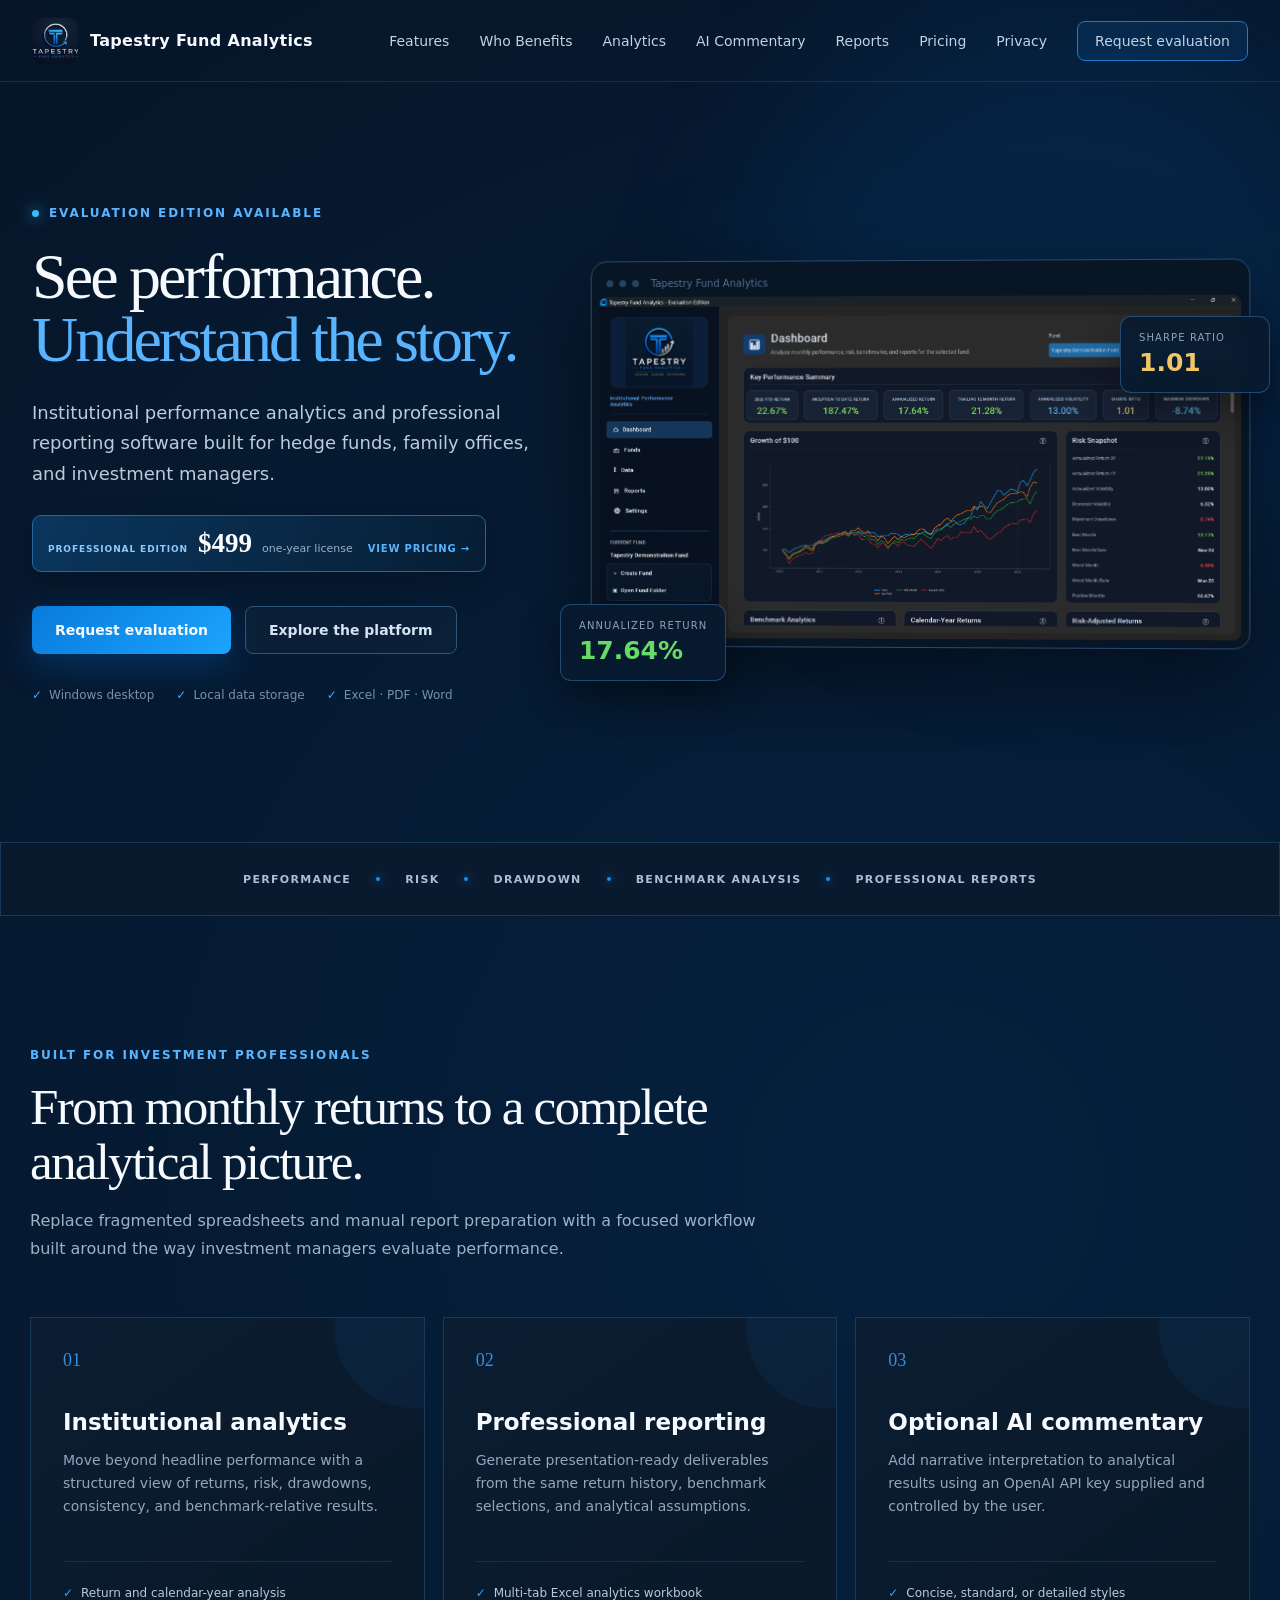
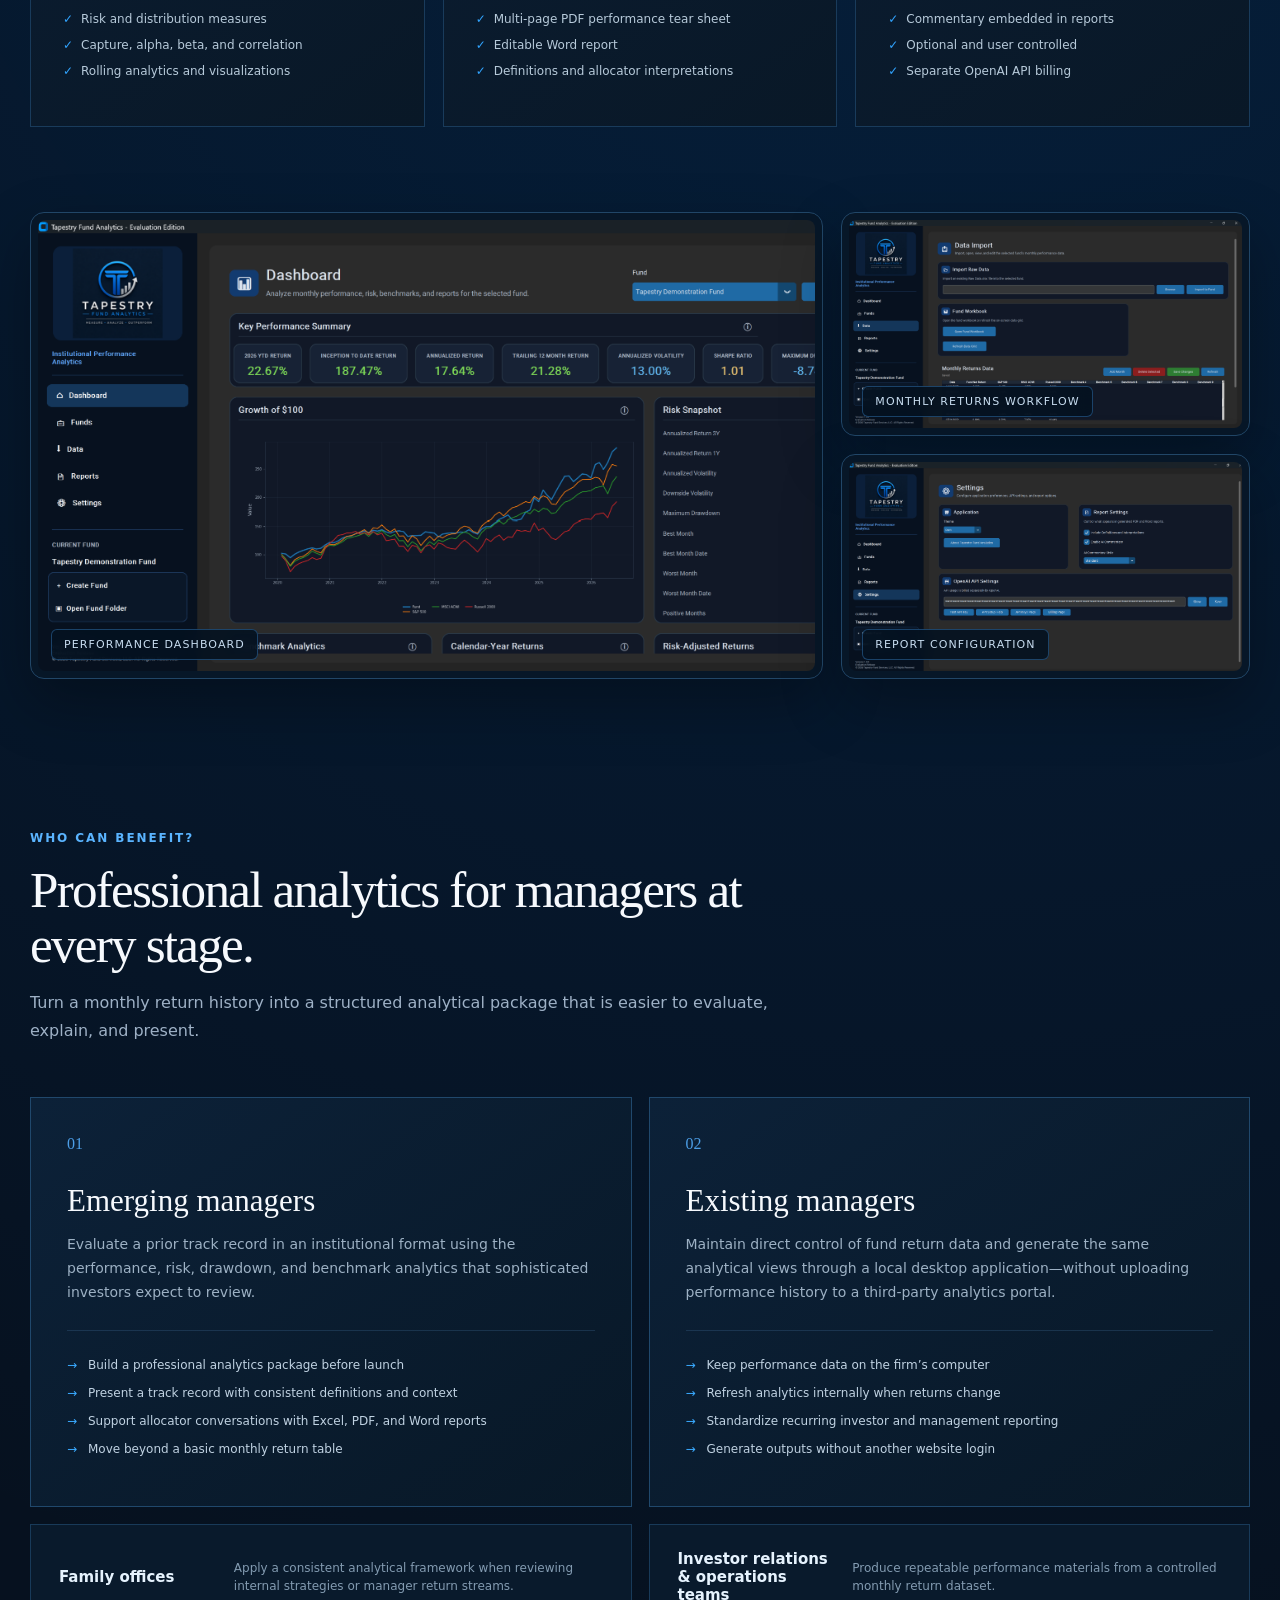
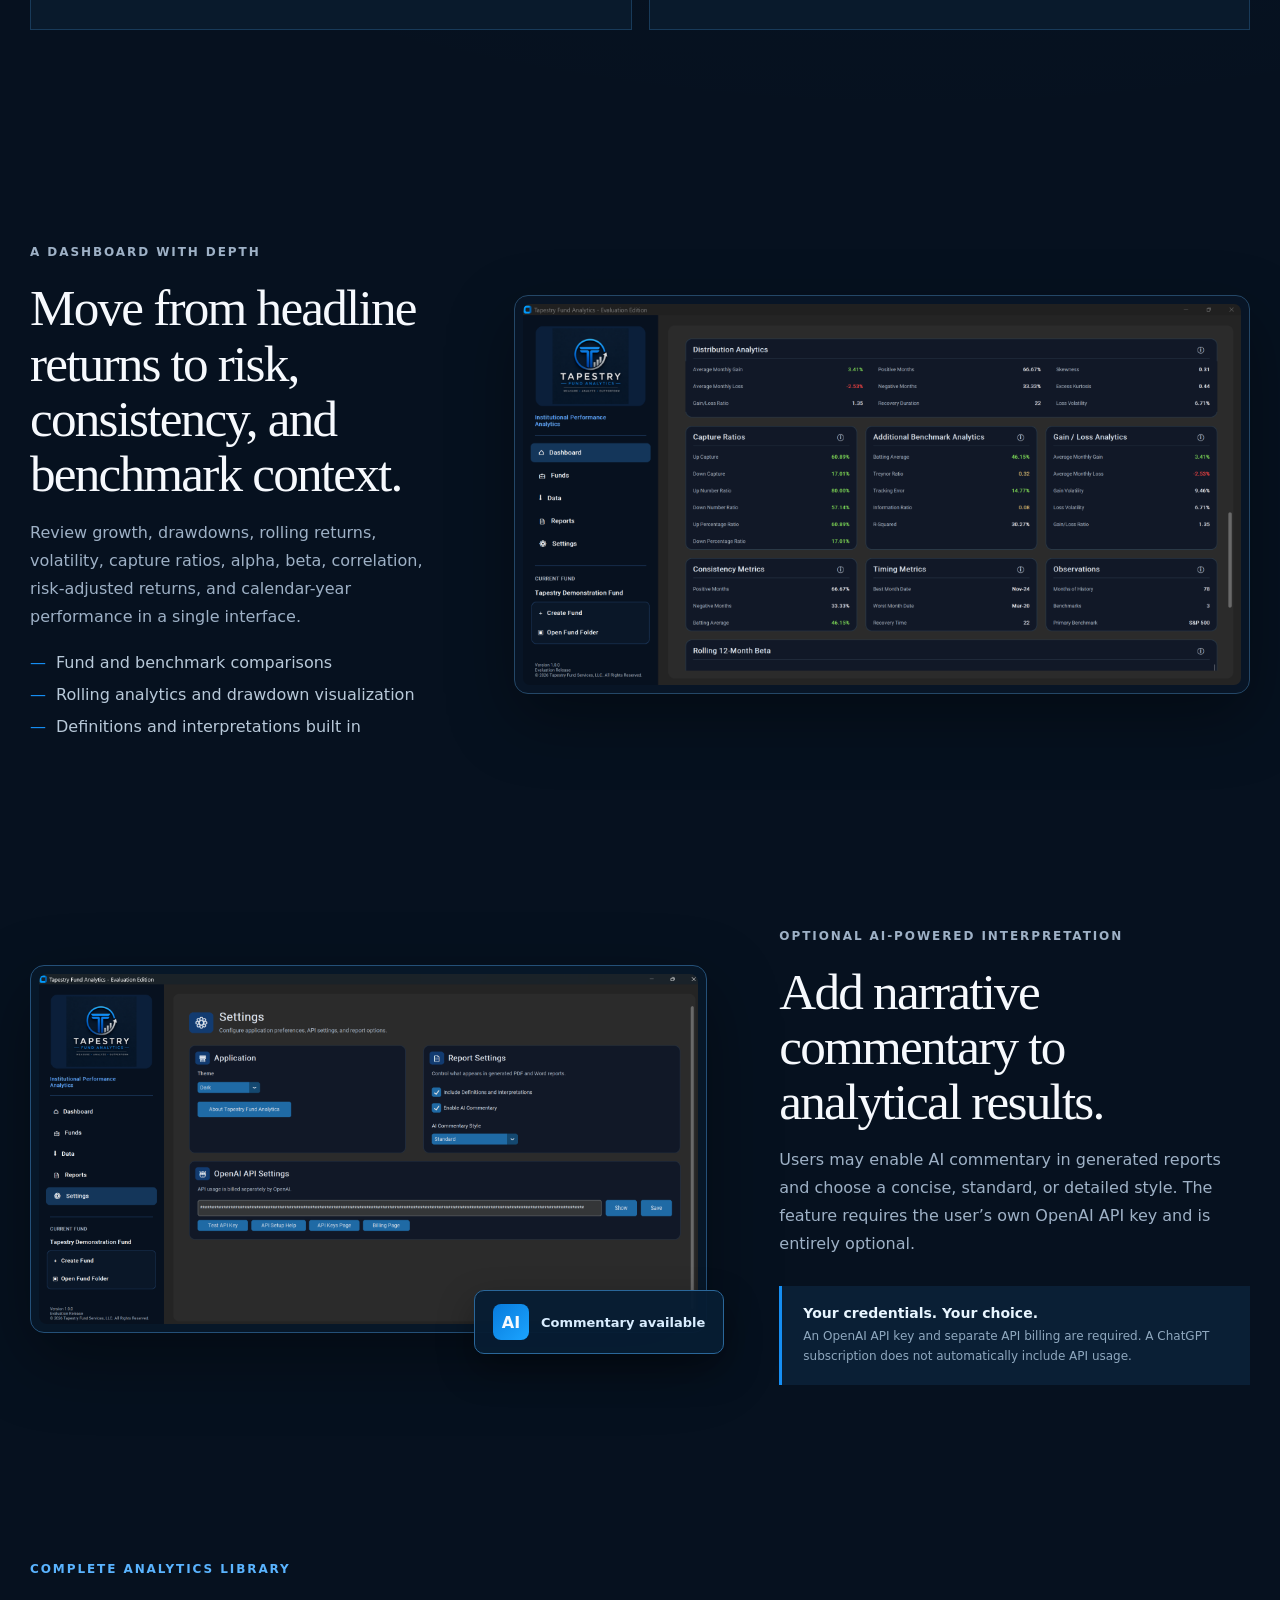
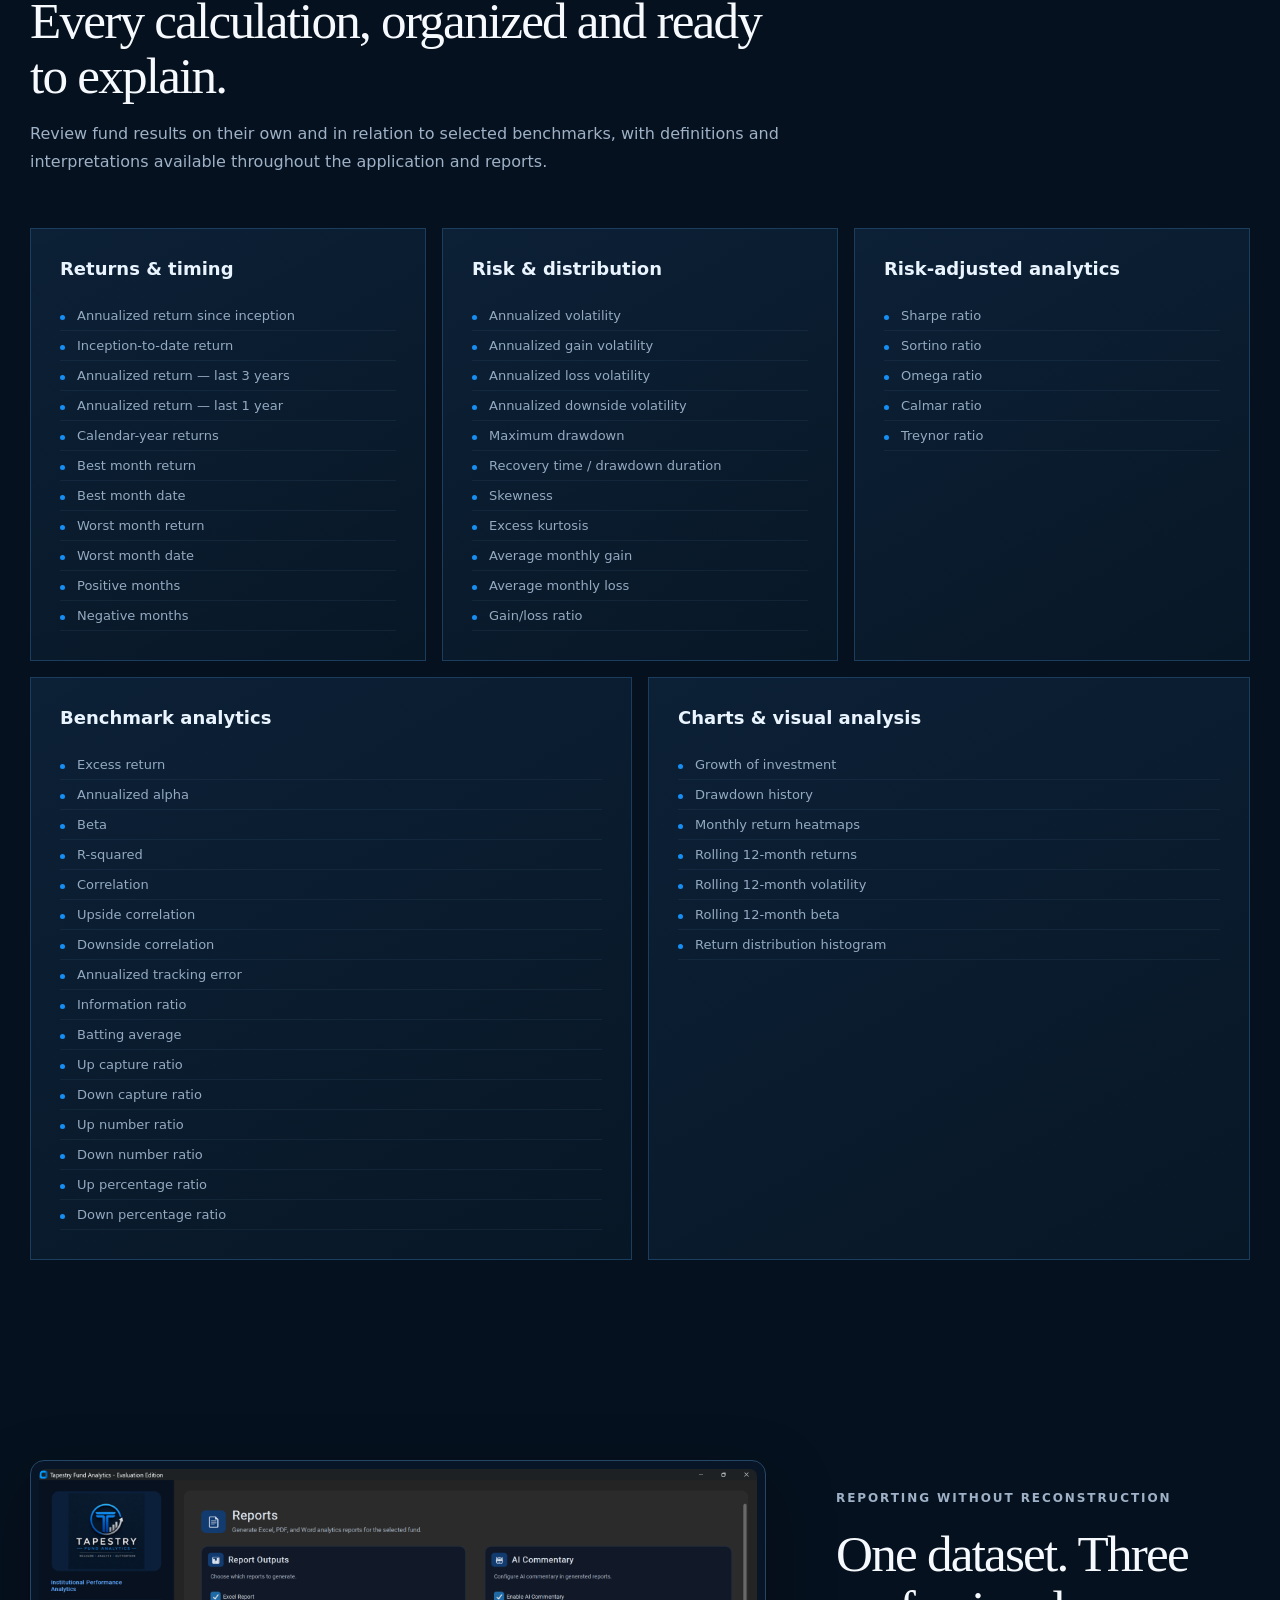
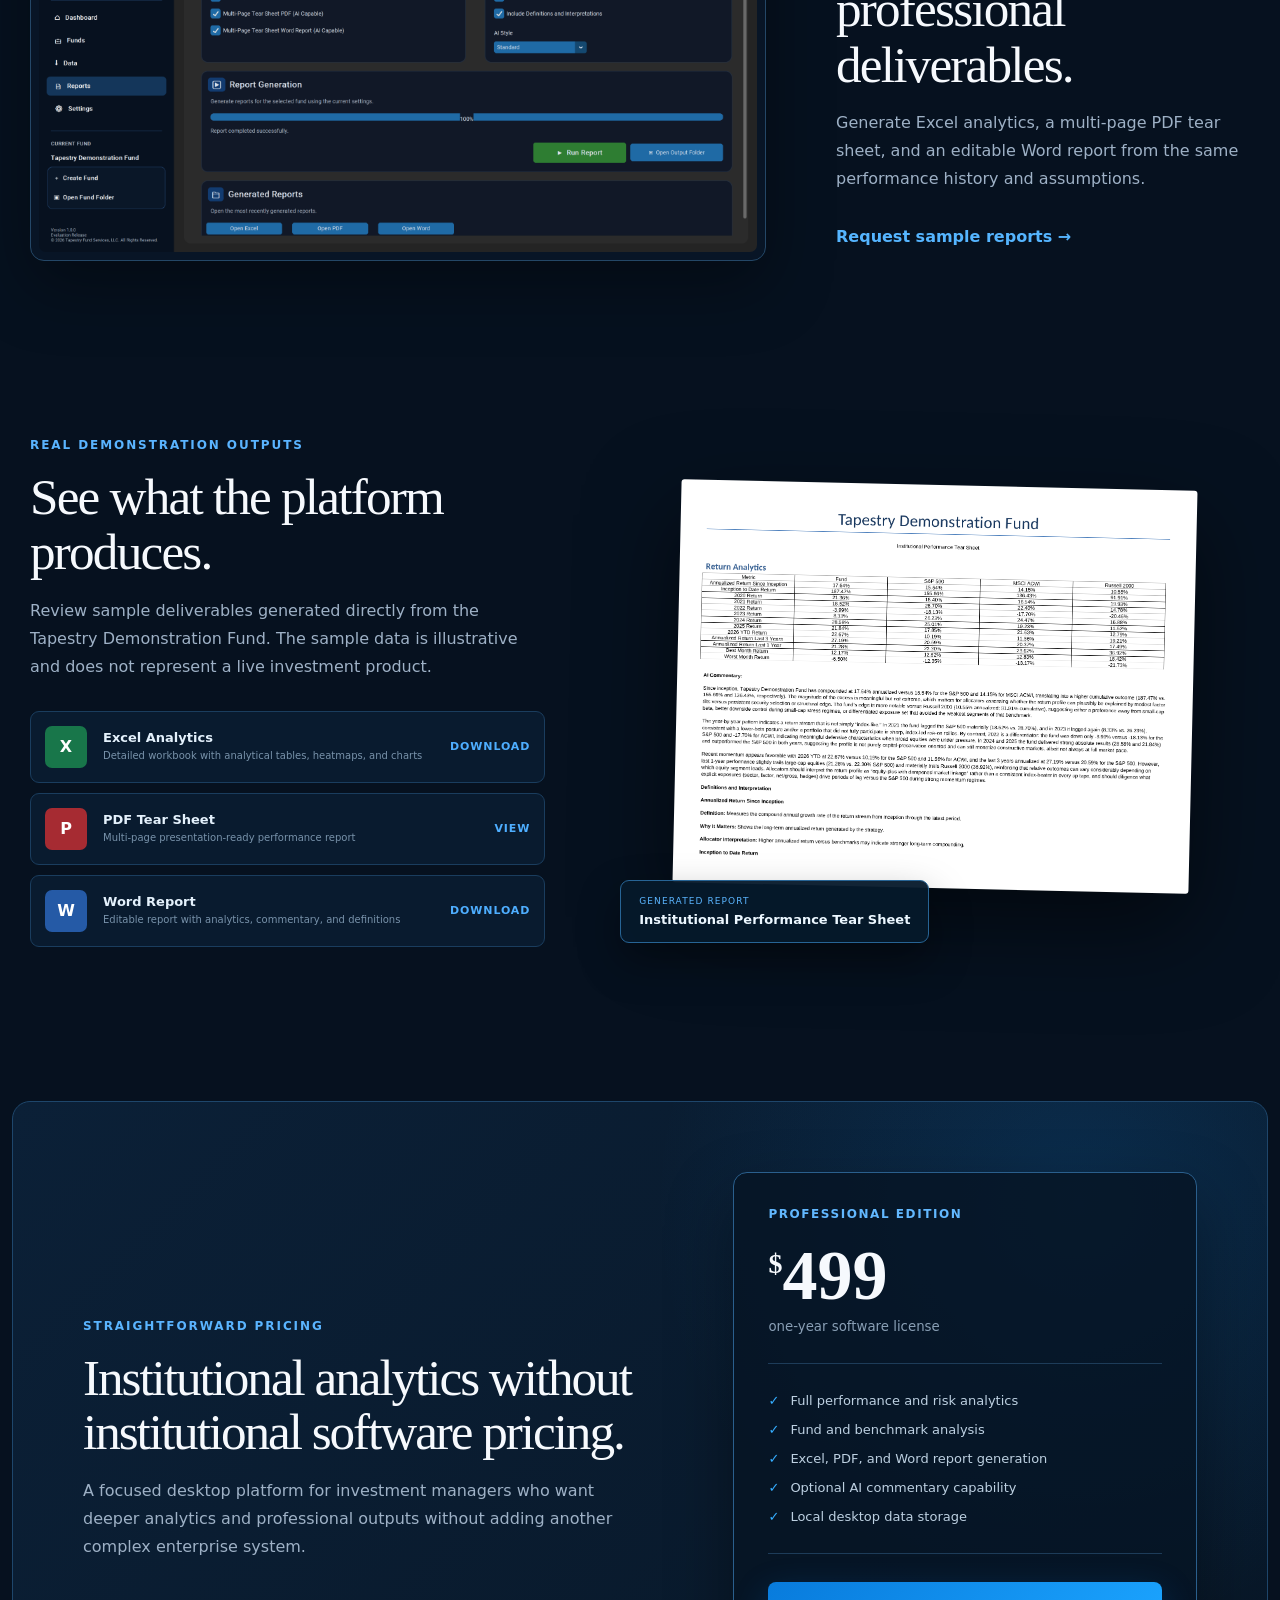
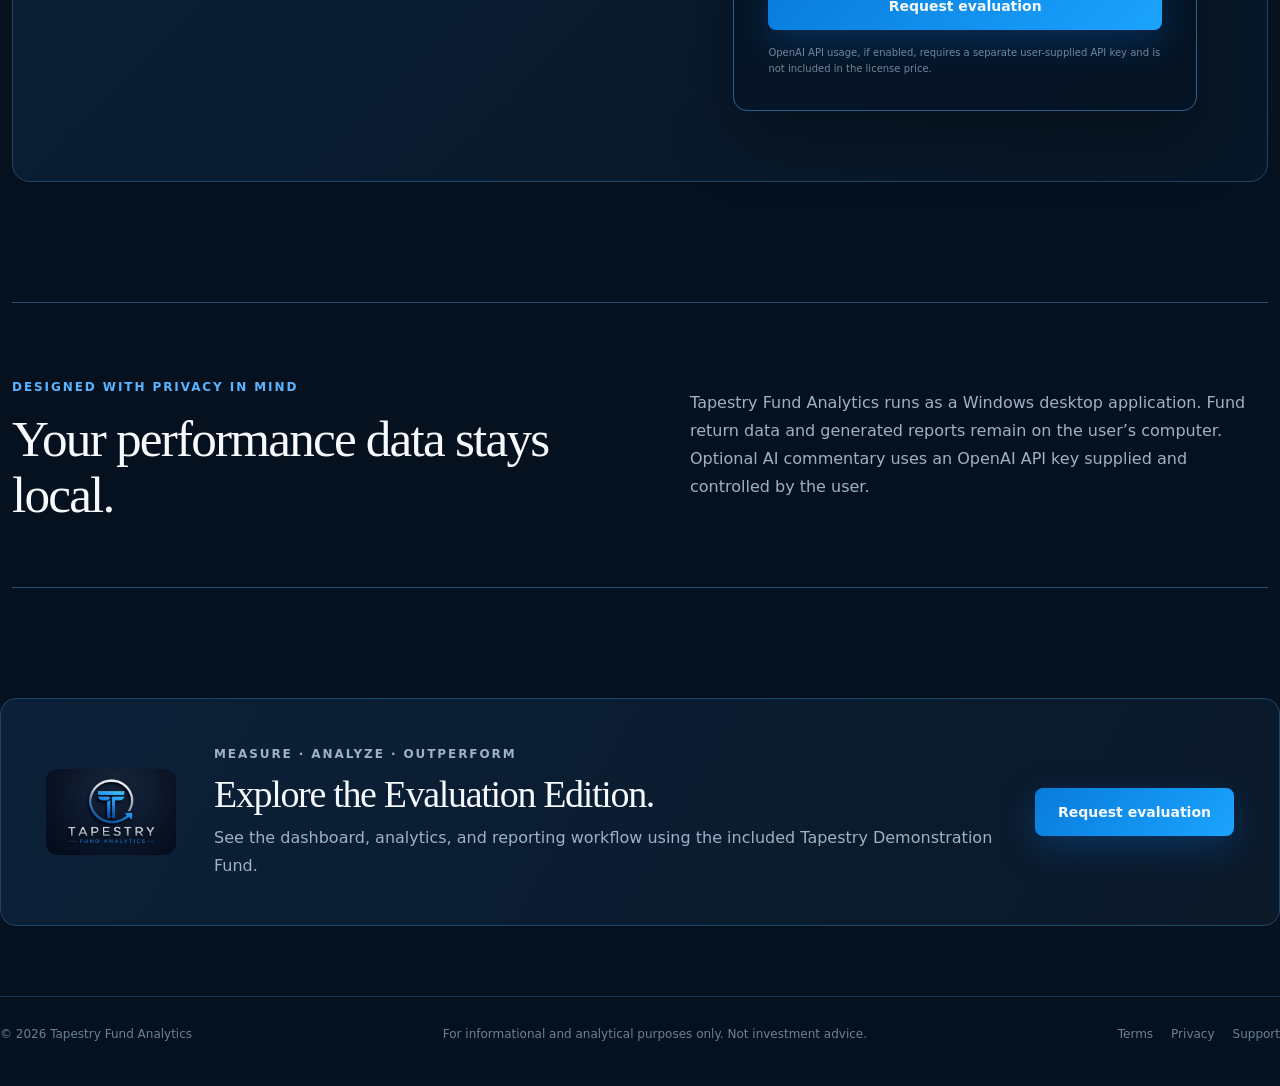
<file: index.html>
<!DOCTYPE html>
<html lang="en">
<head>
  <meta charset="UTF-8">
  <meta name="viewport" content="width=device-width, initial-scale=1.0">
  <meta name="description" content="Institutional performance analytics and professional reporting software for hedge funds, family offices, and investment managers.">
  <title>Tapestry Fund Analytics</title>
  <link rel="stylesheet" href="styles.css">
</head>
<body>
<main>
  <header class="site-header">
    <a class="brand" href="#top" aria-label="Tapestry Fund Analytics home"><img src="assets/tapestry-logo-dark.png" alt=""><span>Tapestry Fund Analytics</span></a>
    <nav aria-label="Main navigation"><a href="#features">Features</a><a href="#who-benefits">Who Benefits</a><a href="#analytics">Analytics</a><a href="#ai-commentary">AI Commentary</a><a href="#reports">Reports</a><a href="#pricing">Pricing</a><a href="#privacy">Privacy</a><a class="nav-cta" href="mailto:sales@tapestryfundanalytics.com?subject=Tapestry%20Fund%20Analytics%20Evaluation">Request evaluation</a></nav>
  </header>

  <section class="hero" id="top">
    <div class="hero-glow"></div>
    <div class="hero-copy">
      <div class="eyebrow"><span></span> Evaluation edition available</div>
      <h1>See performance.<br><em>Understand the story.</em></h1>
      <p class="hero-lead">Institutional performance analytics and professional reporting software built for hedge funds, family offices, and investment managers.</p>
      <a class="hero-price" href="#pricing"><span>Professional Edition</span><strong>$499</strong><small>one-year license</small><b>View pricing →</b></a>
      <div class="hero-actions"><a class="button primary" href="mailto:sales@tapestryfundanalytics.com?subject=Request%20Tapestry%20Fund%20Analytics%20Evaluation">Request evaluation</a><a class="button secondary" href="#product">Explore the platform</a></div>
      <div class="trust-row"><span>Windows desktop</span><span>Local data storage</span><span>Excel · PDF · Word</span></div>
    </div>
    <div class="hero-visual">
      <div class="app-frame"><div class="frame-bar"><i></i><i></i><i></i><span>Tapestry Fund Analytics</span></div><img src="assets/dashboard.png" alt="Tapestry Fund Analytics performance dashboard"></div>
      <div class="metric-card metric-one"><small>Annualized return</small><strong>17.64%</strong></div><div class="metric-card metric-two"><small>Sharpe ratio</small><strong>1.01</strong></div>
    </div>
  </section>

  <section class="capability-strip" aria-label="Platform capabilities"><span>Performance</span><i></i><span>Risk</span><i></i><span>Drawdown</span><i></i><span>Benchmark analysis</span><i></i><span>Professional reports</span></section>

  <section class="section" id="features">
    <div class="section-heading"><p class="eyebrow">Built for investment professionals</p><h2>From monthly returns to a complete analytical picture.</h2><p>Replace fragmented spreadsheets and manual report preparation with a focused workflow built around the way investment managers evaluate performance.</p></div>
    <div class="feature-grid">
      <article><span class="feature-number">01</span><h3>Institutional analytics</h3><p>Move beyond headline performance with a structured view of returns, risk, drawdowns, consistency, and benchmark-relative results.</p><ul><li>Return and calendar-year analysis</li><li>Risk and distribution measures</li><li>Capture, alpha, beta, and correlation</li><li>Rolling analytics and visualizations</li></ul></article>
      <article><span class="feature-number">02</span><h3>Professional reporting</h3><p>Generate presentation-ready deliverables from the same return history, benchmark selections, and analytical assumptions.</p><ul><li>Multi-tab Excel analytics workbook</li><li>Multi-page PDF performance tear sheet</li><li>Editable Word report</li><li>Definitions and allocator interpretations</li></ul></article>
      <article><span class="feature-number">03</span><h3>Optional AI commentary</h3><p>Add narrative interpretation to analytical results using an OpenAI API key supplied and controlled by the user.</p><ul><li>Concise, standard, or detailed styles</li><li>Commentary embedded in reports</li><li>Optional and user controlled</li><li>Separate OpenAI API billing</li></ul></article>
    </div>
  </section>

  <section class="visual-story" aria-label="Product workflow"><div class="visual-card visual-large"><img src="assets/dashboard.png" alt="Performance summary and growth dashboard"><span>Performance dashboard</span></div><div class="visual-stack"><div class="visual-card"><img src="assets/data-grid.png" alt="Monthly returns data management"><span>Monthly returns workflow</span></div><div class="visual-card"><img src="assets/settings.png" alt="Report and AI commentary settings"><span>Report configuration</span></div></div></section>

  <section class="audience-section" id="who-benefits"><div class="section-heading"><p class="eyebrow">Who can benefit?</p><h2>Professional analytics for managers at every stage.</h2><p>Turn a monthly return history into a structured analytical package that is easier to evaluate, explain, and present.</p></div><div class="audience-grid"><article class="audience-primary"><span>01</span><h3>Emerging managers</h3><p>Evaluate a prior track record in an institutional format using the performance, risk, drawdown, and benchmark analytics that sophisticated investors expect to review.</p><ul><li>Build a professional analytics package before launch</li><li>Present a track record with consistent definitions and context</li><li>Support allocator conversations with Excel, PDF, and Word reports</li><li>Move beyond a basic monthly return table</li></ul></article><article class="audience-primary"><span>02</span><h3>Existing managers</h3><p>Maintain direct control of fund return data and generate the same analytical views through a local desktop application—without uploading performance history to a third-party analytics portal.</p><ul><li>Keep performance data on the firm’s computer</li><li>Refresh analytics internally when returns change</li><li>Standardize recurring investor and management reporting</li><li>Generate outputs without another website login</li></ul></article><article class="audience-secondary"><strong>Family offices</strong><p>Apply a consistent analytical framework when reviewing internal strategies or manager return streams.</p></article><article class="audience-secondary"><strong>Investor relations &amp; operations teams</strong><p>Produce repeatable performance materials from a controlled monthly return dataset.</p></article></div></section>

  <section class="product-section" id="product"><div class="product-copy"><p class="eyebrow">A dashboard with depth</p><h2>Move from headline returns to risk, consistency, and benchmark context.</h2><p>Review growth, drawdowns, rolling returns, volatility, capture ratios, alpha, beta, correlation, risk-adjusted returns, and calendar-year performance in a single interface.</p><ul><li>Fund and benchmark comparisons</li><li>Rolling analytics and drawdown visualization</li><li>Definitions and interpretations built in</li></ul></div><div class="product-image"><img src="assets/analytics.png" alt="Detailed analytics dashboard showing benchmark and risk metrics"></div></section>

  <section class="ai-section" id="ai-commentary"><div class="ai-visual"><img src="assets/settings.png" alt="OpenAI API and AI commentary settings in Tapestry Fund Analytics"><div class="ai-badge"><span>AI</span><strong>Commentary available</strong></div></div><div class="product-copy"><p class="eyebrow">Optional AI-powered interpretation</p><h2>Add narrative commentary to analytical results.</h2><p>Users may enable AI commentary in generated reports and choose a concise, standard, or detailed style. The feature requires the user’s own OpenAI API key and is entirely optional.</p><div class="api-note"><strong>Your credentials. Your choice.</strong><span>An OpenAI API key and separate API billing are required. A ChatGPT subscription does not automatically include API usage.</span></div></div></section>

  <section class="analytics-library" id="analytics"><div class="section-heading"><p class="eyebrow">Complete analytics library</p><h2>Every calculation, organized and ready to explain.</h2><p>Review fund results on their own and in relation to selected benchmarks, with definitions and interpretations available throughout the application and reports.</p></div><div class="analytics-grid">
    <article><h3>Returns &amp; timing</h3><ul><li>Annualized return since inception</li><li>Inception-to-date return</li><li>Annualized return — last 3 years</li><li>Annualized return — last 1 year</li><li>Calendar-year returns</li><li>Best month return</li><li>Best month date</li><li>Worst month return</li><li>Worst month date</li><li>Positive months</li><li>Negative months</li></ul></article>
    <article><h3>Risk &amp; distribution</h3><ul><li>Annualized volatility</li><li>Annualized gain volatility</li><li>Annualized loss volatility</li><li>Annualized downside volatility</li><li>Maximum drawdown</li><li>Recovery time / drawdown duration</li><li>Skewness</li><li>Excess kurtosis</li><li>Average monthly gain</li><li>Average monthly loss</li><li>Gain/loss ratio</li></ul></article>
    <article><h3>Risk-adjusted analytics</h3><ul><li>Sharpe ratio</li><li>Sortino ratio</li><li>Omega ratio</li><li>Calmar ratio</li><li>Treynor ratio</li></ul></article>
    <article><h3>Benchmark analytics</h3><ul><li>Excess return</li><li>Annualized alpha</li><li>Beta</li><li>R-squared</li><li>Correlation</li><li>Upside correlation</li><li>Downside correlation</li><li>Annualized tracking error</li><li>Information ratio</li><li>Batting average</li><li>Up capture ratio</li><li>Down capture ratio</li><li>Up number ratio</li><li>Down number ratio</li><li>Up percentage ratio</li><li>Down percentage ratio</li></ul></article>
    <article><h3>Charts &amp; visual analysis</h3><ul><li>Growth of investment</li><li>Drawdown history</li><li>Monthly return heatmaps</li><li>Rolling 12-month returns</li><li>Rolling 12-month volatility</li><li>Rolling 12-month beta</li><li>Return distribution histogram</li></ul></article>
  </div></section>

  <section class="product-section reverse" id="reports"><div class="product-copy"><p class="eyebrow">Reporting without reconstruction</p><h2>One dataset. Three professional deliverables.</h2><p>Generate Excel analytics, a multi-page PDF tear sheet, and an editable Word report from the same performance history and assumptions.</p><a class="text-link" href="mailto:sales@tapestryfundanalytics.com?subject=See%20Tapestry%20Fund%20Analytics%20Reports">Request sample reports →</a></div><div class="product-image"><img src="assets/reports.png" alt="Report generation screen for Excel PDF and Word outputs"></div></section>

  <section class="sample-reports"><div class="sample-copy"><p class="eyebrow">Real demonstration outputs</p><h2>See what the platform produces.</h2><p>Review sample deliverables generated directly from the Tapestry Demonstration Fund. The sample data is illustrative and does not represent a live investment product.</p><div class="report-downloads"><a href="reports/Tapestry-Demonstration-Fund-Analytics.xlsx" download><span class="file-icon excel">X</span><div><strong>Excel Analytics</strong><small>Detailed workbook with analytical tables, heatmaps, and charts</small></div><b>Download</b></a><a href="reports/Tapestry-Demonstration-Fund-Tear-Sheet.pdf" target="_blank" rel="noreferrer"><span class="file-icon pdf">P</span><div><strong>PDF Tear Sheet</strong><small>Multi-page presentation-ready performance report</small></div><b>View</b></a><a href="reports/Tapestry-Demonstration-Fund-Tear-Sheet.docx" download><span class="file-icon word">W</span><div><strong>Word Report</strong><small>Editable report with analytics, commentary, and definitions</small></div><b>Download</b></a></div></div><div class="report-preview"><div class="paper"><img src="assets/report-previews/word-report-page.png" alt="Sample Tapestry Fund Analytics Word report page"></div><div class="preview-label"><span>Generated report</span><strong>Institutional Performance Tear Sheet</strong></div></div></section>

  <section class="pricing-section" id="pricing"><div class="pricing-copy"><p class="eyebrow">Straightforward pricing</p><h2>Institutional analytics without institutional software pricing.</h2><p>A focused desktop platform for investment managers who want deeper analytics and professional outputs without adding another complex enterprise system.</p></div><div class="pricing-card"><div class="price-top"><span>Professional Edition</span><strong><sup>$</sup>499</strong><small>one-year software license</small></div><ul><li>Full performance and risk analytics</li><li>Fund and benchmark analysis</li><li>Excel, PDF, and Word report generation</li><li>Optional AI commentary capability</li><li>Local desktop data storage</li></ul><a class="button primary" href="mailto:sales@tapestryfundanalytics.com?subject=Tapestry%20Fund%20Analytics%20Professional%20License">Request evaluation</a><p class="price-note">OpenAI API usage, if enabled, requires a separate user-supplied API key and is not included in the license price.</p></div></section>

  <section class="privacy" id="privacy"><div><p class="eyebrow">Designed with privacy in mind</p><h2>Your performance data stays local.</h2></div><p>Tapestry Fund Analytics runs as a Windows desktop application. Fund return data and generated reports remain on the user’s computer. Optional AI commentary uses an OpenAI API key supplied and controlled by the user.</p></section>
  <section class="cta-section"><img src="assets/tapestry-logo-dark.png" alt="Tapestry Fund Analytics"><div><p class="eyebrow">Measure · Analyze · Outperform</p><h2>Explore the Evaluation Edition.</h2><p>See the dashboard, analytics, and reporting workflow using the included Tapestry Demonstration Fund.</p></div><a class="button primary" href="mailto:sales@tapestryfundanalytics.com?subject=Request%20Evaluation%20Edition">Request evaluation</a></section>
  <footer><span>© 2026 Tapestry Fund Analytics</span><span>For informational and analytical purposes only. Not investment advice.</span><span class="footer-links"><a href="terms.html">Terms</a><a href="privacy.html">Privacy</a><a href="mailto:support@tapestryfundanalytics.com">Support</a></span></footer>
</main>
</body>
</html>
</file>
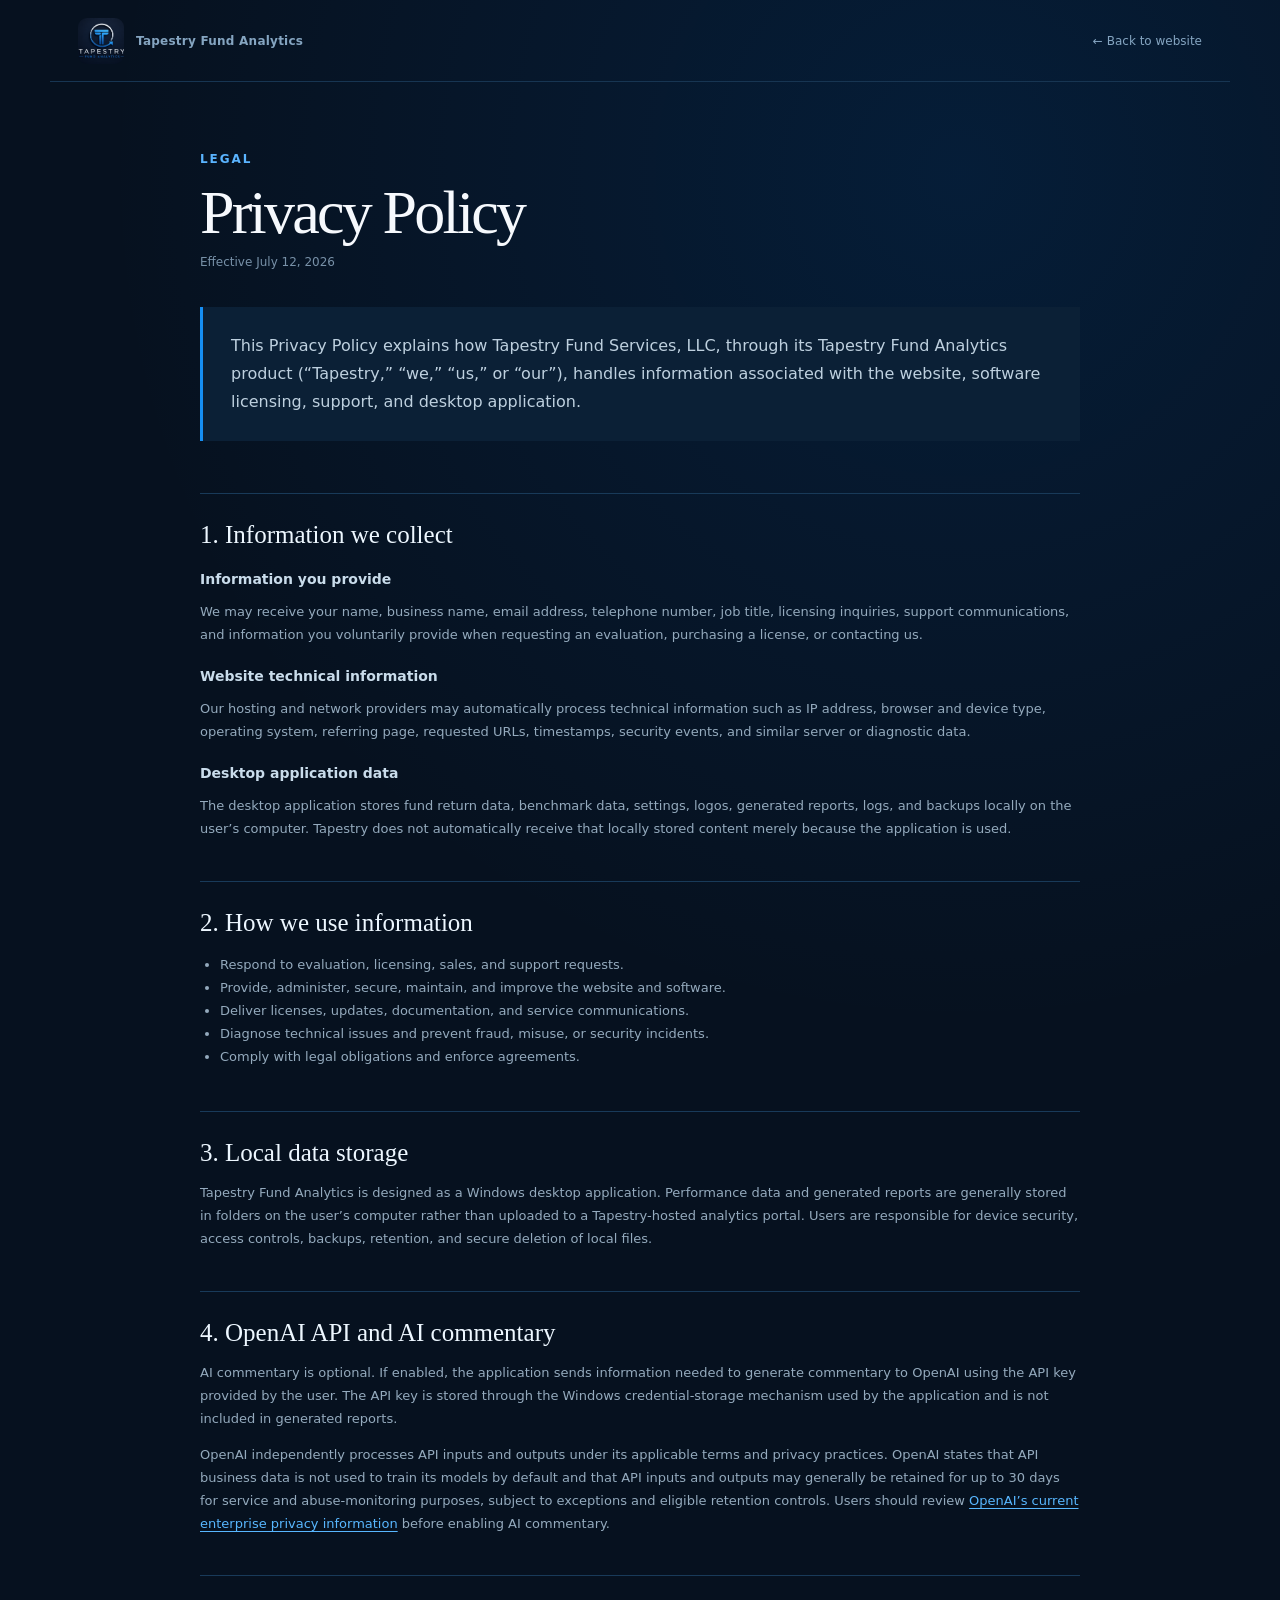
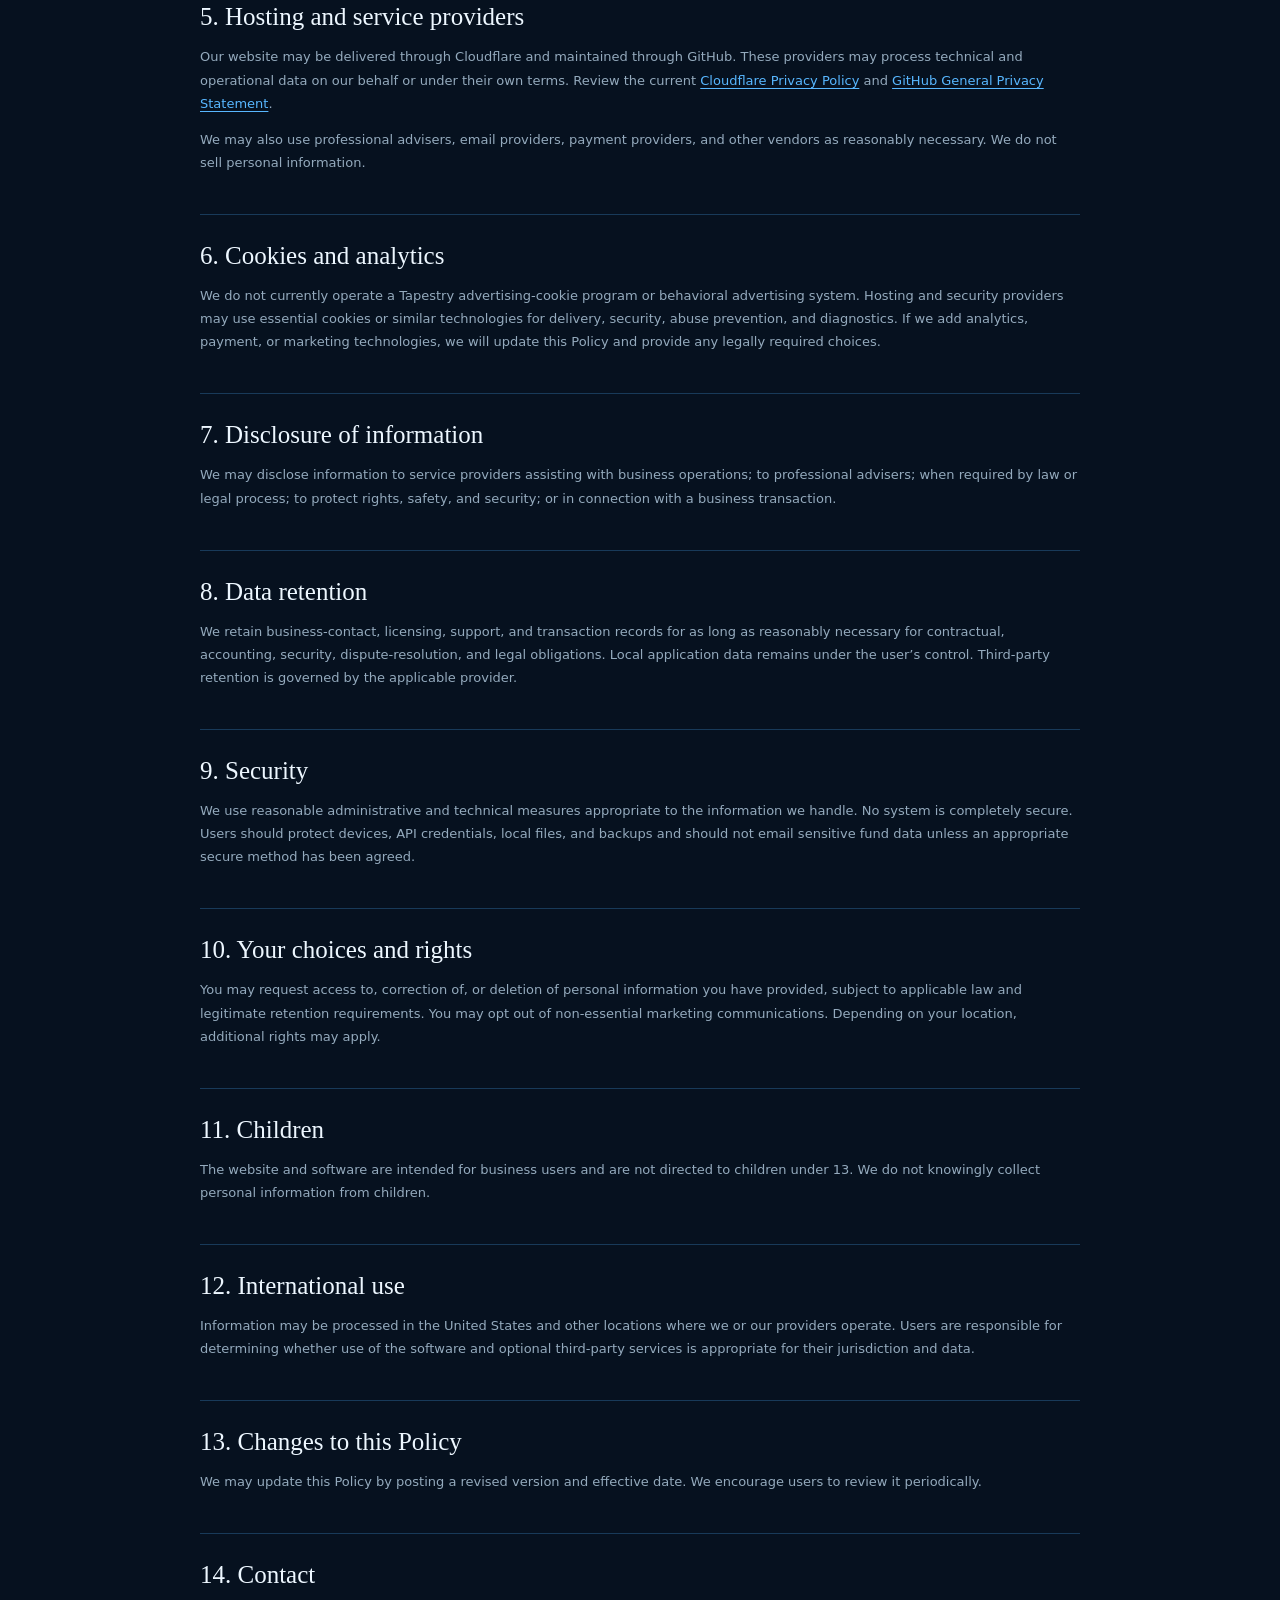
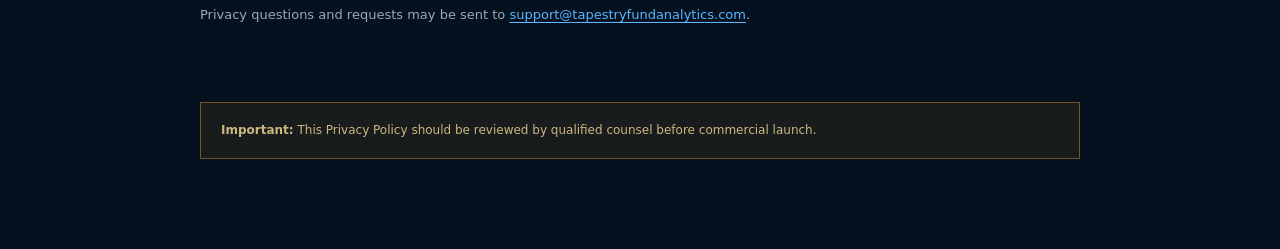
<file: privacy.html>
<!DOCTYPE html><html lang="en"><head><meta charset="UTF-8"><meta name="viewport" content="width=device-width,initial-scale=1"><title>Privacy Policy | Tapestry Fund Analytics</title><link rel="stylesheet" href="styles.css"></head><body><main class="legal-page"><header class="legal-header"><a class="brand" href="index.html"><img src="assets/tapestry-logo-dark.png" alt=""><span>Tapestry Fund Analytics</span></a><a href="index.html">← Back to website</a></header><article class="legal-document"><p class="eyebrow">Legal</p><h1>Privacy Policy</h1><p class="legal-date">Effective July 12, 2026</p><div class="legal-intro">This Privacy Policy explains how Tapestry Fund Services, LLC, through its Tapestry Fund Analytics product (“Tapestry,” “we,” “us,” or “our”), handles information associated with the website, software licensing, support, and desktop application.</div>
<section><h2>1. Information we collect</h2><h3>Information you provide</h3><p>We may receive your name, business name, email address, telephone number, job title, licensing inquiries, support communications, and information you voluntarily provide when requesting an evaluation, purchasing a license, or contacting us.</p><h3>Website technical information</h3><p>Our hosting and network providers may automatically process technical information such as IP address, browser and device type, operating system, referring page, requested URLs, timestamps, security events, and similar server or diagnostic data.</p><h3>Desktop application data</h3><p>The desktop application stores fund return data, benchmark data, settings, logos, generated reports, logs, and backups locally on the user’s computer. Tapestry does not automatically receive that locally stored content merely because the application is used.</p></section>
<section><h2>2. How we use information</h2><ul><li>Respond to evaluation, licensing, sales, and support requests.</li><li>Provide, administer, secure, maintain, and improve the website and software.</li><li>Deliver licenses, updates, documentation, and service communications.</li><li>Diagnose technical issues and prevent fraud, misuse, or security incidents.</li><li>Comply with legal obligations and enforce agreements.</li></ul></section>
<section><h2>3. Local data storage</h2><p>Tapestry Fund Analytics is designed as a Windows desktop application. Performance data and generated reports are generally stored in folders on the user’s computer rather than uploaded to a Tapestry-hosted analytics portal. Users are responsible for device security, access controls, backups, retention, and secure deletion of local files.</p></section>
<section><h2>4. OpenAI API and AI commentary</h2><p>AI commentary is optional. If enabled, the application sends information needed to generate commentary to OpenAI using the API key provided by the user. The API key is stored through the Windows credential-storage mechanism used by the application and is not included in generated reports.</p><p>OpenAI independently processes API inputs and outputs under its applicable terms and privacy practices. OpenAI states that API business data is not used to train its models by default and that API inputs and outputs may generally be retained for up to 30 days for service and abuse-monitoring purposes, subject to exceptions and eligible retention controls. Users should review <a href="https://openai.com/enterprise-privacy/" target="_blank" rel="noreferrer">OpenAI’s current enterprise privacy information</a> before enabling AI commentary.</p></section>
<section><h2>5. Hosting and service providers</h2><p>Our website may be delivered through Cloudflare and maintained through GitHub. These providers may process technical and operational data on our behalf or under their own terms. Review the current <a href="https://www.cloudflare.com/privacypolicy/" target="_blank" rel="noreferrer">Cloudflare Privacy Policy</a> and <a href="https://docs.github.com/en/site-policy/privacy-policies/github-general-privacy-statement" target="_blank" rel="noreferrer">GitHub General Privacy Statement</a>.</p><p>We may also use professional advisers, email providers, payment providers, and other vendors as reasonably necessary. We do not sell personal information.</p></section>
<section><h2>6. Cookies and analytics</h2><p>We do not currently operate a Tapestry advertising-cookie program or behavioral advertising system. Hosting and security providers may use essential cookies or similar technologies for delivery, security, abuse prevention, and diagnostics. If we add analytics, payment, or marketing technologies, we will update this Policy and provide any legally required choices.</p></section>
<section><h2>7. Disclosure of information</h2><p>We may disclose information to service providers assisting with business operations; to professional advisers; when required by law or legal process; to protect rights, safety, and security; or in connection with a business transaction.</p></section>
<section><h2>8. Data retention</h2><p>We retain business-contact, licensing, support, and transaction records for as long as reasonably necessary for contractual, accounting, security, dispute-resolution, and legal obligations. Local application data remains under the user’s control. Third-party retention is governed by the applicable provider.</p></section>
<section><h2>9. Security</h2><p>We use reasonable administrative and technical measures appropriate to the information we handle. No system is completely secure. Users should protect devices, API credentials, local files, and backups and should not email sensitive fund data unless an appropriate secure method has been agreed.</p></section>
<section><h2>10. Your choices and rights</h2><p>You may request access to, correction of, or deletion of personal information you have provided, subject to applicable law and legitimate retention requirements. You may opt out of non-essential marketing communications. Depending on your location, additional rights may apply.</p></section>
<section><h2>11. Children</h2><p>The website and software are intended for business users and are not directed to children under 13. We do not knowingly collect personal information from children.</p></section>
<section><h2>12. International use</h2><p>Information may be processed in the United States and other locations where we or our providers operate. Users are responsible for determining whether use of the software and optional third-party services is appropriate for their jurisdiction and data.</p></section>
<section><h2>13. Changes to this Policy</h2><p>We may update this Policy by posting a revised version and effective date. We encourage users to review it periodically.</p></section>
<section><h2>14. Contact</h2><p>Privacy questions and requests may be sent to <a href="mailto:support@tapestryfundanalytics.com">support@tapestryfundanalytics.com</a>.</p></section><div class="legal-review-note"><strong>Important:</strong> This Privacy Policy should be reviewed by qualified counsel before commercial launch.</div></article></main></body></html>
</file>
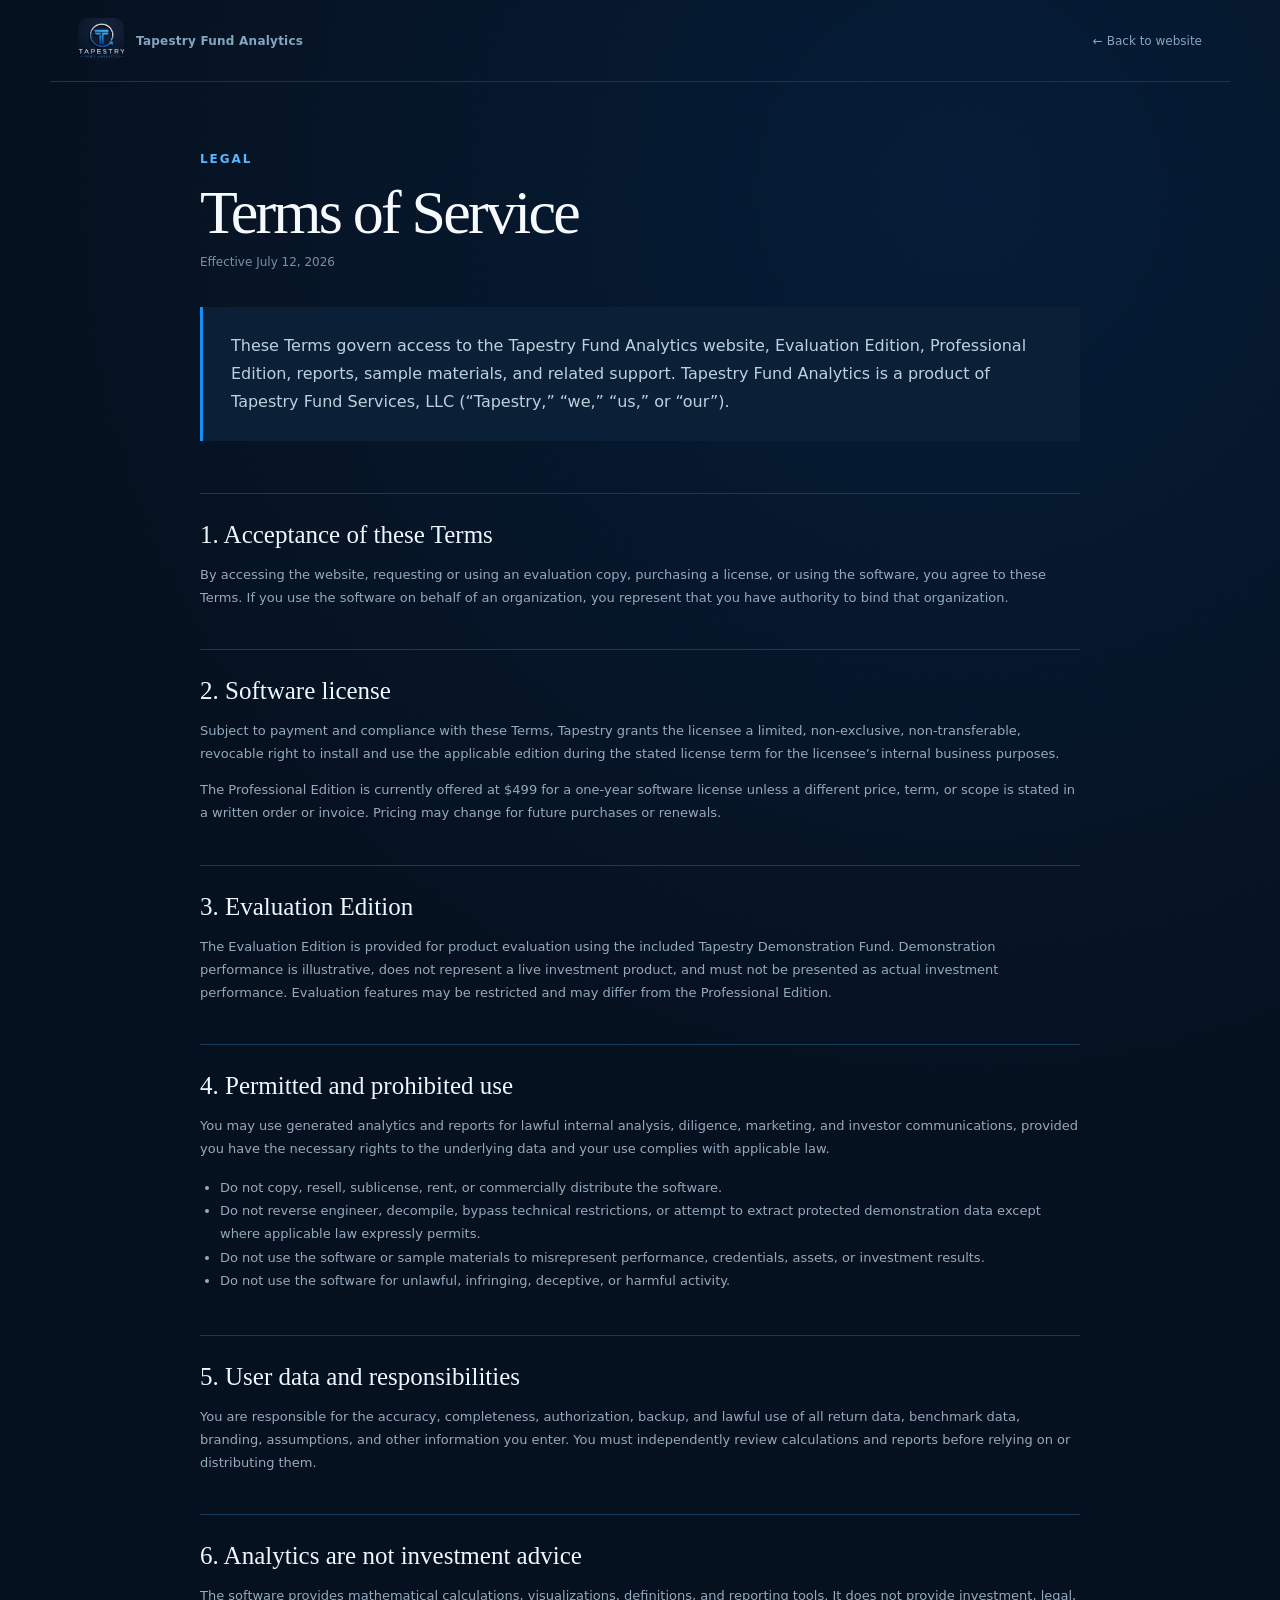
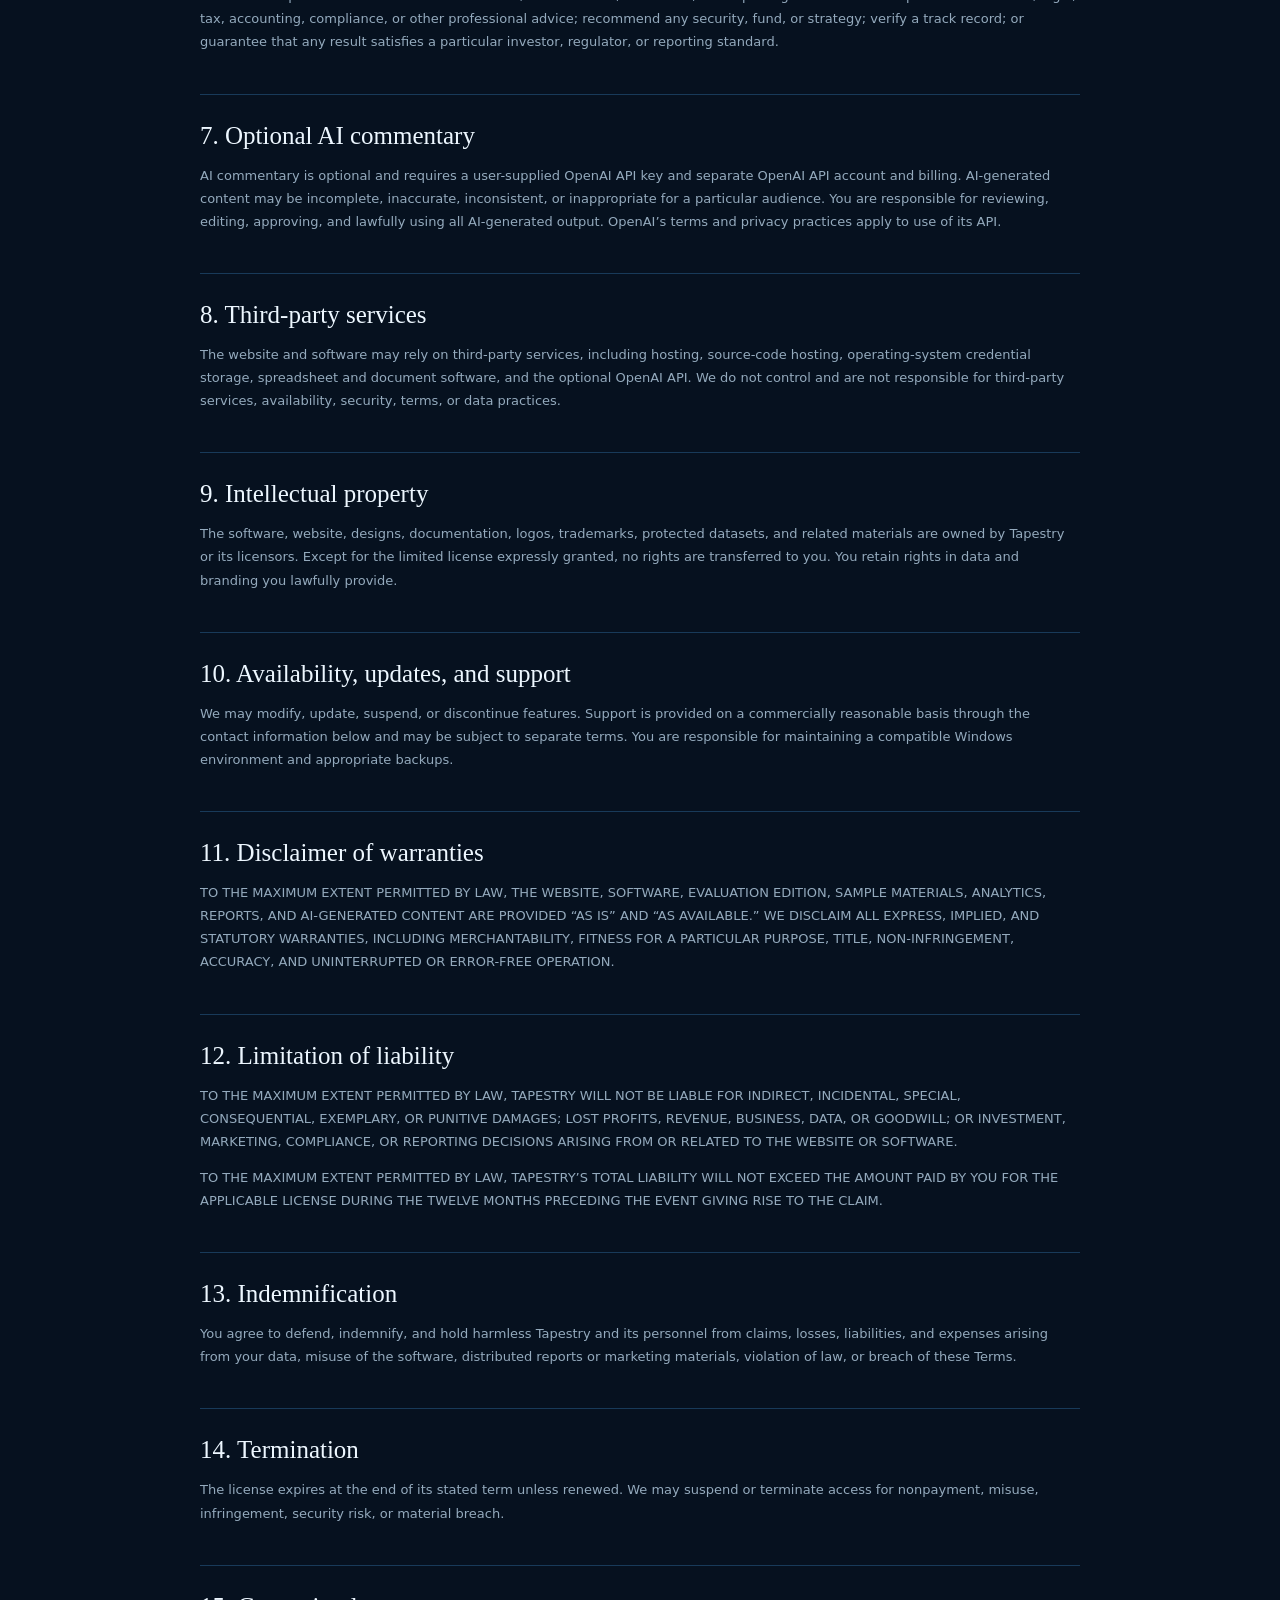
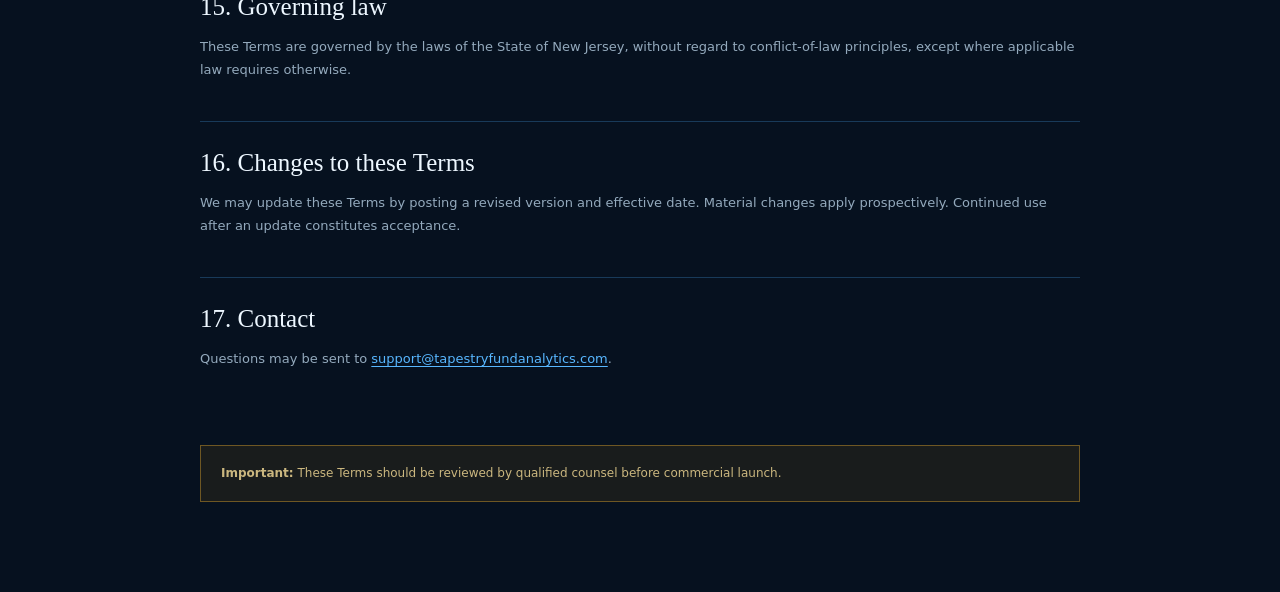
<file: terms.html>
<!DOCTYPE html><html lang="en"><head><meta charset="UTF-8"><meta name="viewport" content="width=device-width,initial-scale=1"><title>Terms of Service | Tapestry Fund Analytics</title><link rel="stylesheet" href="styles.css"></head><body><main class="legal-page"><header class="legal-header"><a class="brand" href="index.html"><img src="assets/tapestry-logo-dark.png" alt=""><span>Tapestry Fund Analytics</span></a><a href="index.html">← Back to website</a></header><article class="legal-document"><p class="eyebrow">Legal</p><h1>Terms of Service</h1><p class="legal-date">Effective July 12, 2026</p><div class="legal-intro">These Terms govern access to the Tapestry Fund Analytics website, Evaluation Edition, Professional Edition, reports, sample materials, and related support. Tapestry Fund Analytics is a product of Tapestry Fund Services, LLC (“Tapestry,” “we,” “us,” or “our”).</div>
<section><h2>1. Acceptance of these Terms</h2><p>By accessing the website, requesting or using an evaluation copy, purchasing a license, or using the software, you agree to these Terms. If you use the software on behalf of an organization, you represent that you have authority to bind that organization.</p></section>
<section><h2>2. Software license</h2><p>Subject to payment and compliance with these Terms, Tapestry grants the licensee a limited, non-exclusive, non-transferable, revocable right to install and use the applicable edition during the stated license term for the licensee’s internal business purposes.</p><p>The Professional Edition is currently offered at $499 for a one-year software license unless a different price, term, or scope is stated in a written order or invoice. Pricing may change for future purchases or renewals.</p></section>
<section><h2>3. Evaluation Edition</h2><p>The Evaluation Edition is provided for product evaluation using the included Tapestry Demonstration Fund. Demonstration performance is illustrative, does not represent a live investment product, and must not be presented as actual investment performance. Evaluation features may be restricted and may differ from the Professional Edition.</p></section>
<section><h2>4. Permitted and prohibited use</h2><p>You may use generated analytics and reports for lawful internal analysis, diligence, marketing, and investor communications, provided you have the necessary rights to the underlying data and your use complies with applicable law.</p><ul><li>Do not copy, resell, sublicense, rent, or commercially distribute the software.</li><li>Do not reverse engineer, decompile, bypass technical restrictions, or attempt to extract protected demonstration data except where applicable law expressly permits.</li><li>Do not use the software or sample materials to misrepresent performance, credentials, assets, or investment results.</li><li>Do not use the software for unlawful, infringing, deceptive, or harmful activity.</li></ul></section>
<section><h2>5. User data and responsibilities</h2><p>You are responsible for the accuracy, completeness, authorization, backup, and lawful use of all return data, benchmark data, branding, assumptions, and other information you enter. You must independently review calculations and reports before relying on or distributing them.</p></section>
<section><h2>6. Analytics are not investment advice</h2><p>The software provides mathematical calculations, visualizations, definitions, and reporting tools. It does not provide investment, legal, tax, accounting, compliance, or other professional advice; recommend any security, fund, or strategy; verify a track record; or guarantee that any result satisfies a particular investor, regulator, or reporting standard.</p></section>
<section><h2>7. Optional AI commentary</h2><p>AI commentary is optional and requires a user-supplied OpenAI API key and separate OpenAI API account and billing. AI-generated content may be incomplete, inaccurate, inconsistent, or inappropriate for a particular audience. You are responsible for reviewing, editing, approving, and lawfully using all AI-generated output. OpenAI’s terms and privacy practices apply to use of its API.</p></section>
<section><h2>8. Third-party services</h2><p>The website and software may rely on third-party services, including hosting, source-code hosting, operating-system credential storage, spreadsheet and document software, and the optional OpenAI API. We do not control and are not responsible for third-party services, availability, security, terms, or data practices.</p></section>
<section><h2>9. Intellectual property</h2><p>The software, website, designs, documentation, logos, trademarks, protected datasets, and related materials are owned by Tapestry or its licensors. Except for the limited license expressly granted, no rights are transferred to you. You retain rights in data and branding you lawfully provide.</p></section>
<section><h2>10. Availability, updates, and support</h2><p>We may modify, update, suspend, or discontinue features. Support is provided on a commercially reasonable basis through the contact information below and may be subject to separate terms. You are responsible for maintaining a compatible Windows environment and appropriate backups.</p></section>
<section><h2>11. Disclaimer of warranties</h2><p>TO THE MAXIMUM EXTENT PERMITTED BY LAW, THE WEBSITE, SOFTWARE, EVALUATION EDITION, SAMPLE MATERIALS, ANALYTICS, REPORTS, AND AI-GENERATED CONTENT ARE PROVIDED “AS IS” AND “AS AVAILABLE.” WE DISCLAIM ALL EXPRESS, IMPLIED, AND STATUTORY WARRANTIES, INCLUDING MERCHANTABILITY, FITNESS FOR A PARTICULAR PURPOSE, TITLE, NON-INFRINGEMENT, ACCURACY, AND UNINTERRUPTED OR ERROR-FREE OPERATION.</p></section>
<section><h2>12. Limitation of liability</h2><p>TO THE MAXIMUM EXTENT PERMITTED BY LAW, TAPESTRY WILL NOT BE LIABLE FOR INDIRECT, INCIDENTAL, SPECIAL, CONSEQUENTIAL, EXEMPLARY, OR PUNITIVE DAMAGES; LOST PROFITS, REVENUE, BUSINESS, DATA, OR GOODWILL; OR INVESTMENT, MARKETING, COMPLIANCE, OR REPORTING DECISIONS ARISING FROM OR RELATED TO THE WEBSITE OR SOFTWARE.</p><p>TO THE MAXIMUM EXTENT PERMITTED BY LAW, TAPESTRY’S TOTAL LIABILITY WILL NOT EXCEED THE AMOUNT PAID BY YOU FOR THE APPLICABLE LICENSE DURING THE TWELVE MONTHS PRECEDING THE EVENT GIVING RISE TO THE CLAIM.</p></section>
<section><h2>13. Indemnification</h2><p>You agree to defend, indemnify, and hold harmless Tapestry and its personnel from claims, losses, liabilities, and expenses arising from your data, misuse of the software, distributed reports or marketing materials, violation of law, or breach of these Terms.</p></section>
<section><h2>14. Termination</h2><p>The license expires at the end of its stated term unless renewed. We may suspend or terminate access for nonpayment, misuse, infringement, security risk, or material breach.</p></section>
<section><h2>15. Governing law</h2><p>These Terms are governed by the laws of the State of New Jersey, without regard to conflict-of-law principles, except where applicable law requires otherwise.</p></section>
<section><h2>16. Changes to these Terms</h2><p>We may update these Terms by posting a revised version and effective date. Material changes apply prospectively. Continued use after an update constitutes acceptance.</p></section>
<section><h2>17. Contact</h2><p>Questions may be sent to <a href="mailto:support@tapestryfundanalytics.com">support@tapestryfundanalytics.com</a>.</p></section><div class="legal-review-note"><strong>Important:</strong> These Terms should be reviewed by qualified counsel before commercial launch.</div></article></main></body></html>
</file>
<file: styles.css>
:root { --navy:#06111f; --navy-2:#0a1d34; --panel:#0d2038; --line:#1d4167; --blue:#1692ff; --blue-2:#55b6ff; --white:#f6f9fd; --muted:#9eb1c6; }
* { box-sizing:border-box; }
html { scroll-behavior:smooth; }
body { margin:0; background:var(--navy); color:var(--white); font-family:Inter, ui-sans-serif, system-ui, -apple-system, BlinkMacSystemFont, "Segoe UI", sans-serif; }
a { color:inherit; text-decoration:none; }
main { overflow:hidden; background:radial-gradient(circle at 72% 13%, rgba(0,112,224,.16), transparent 27%), var(--navy); }
.site-header { height:82px; max-width:1380px; padding:0 32px; margin:auto; display:flex; align-items:center; justify-content:space-between; border-bottom:1px solid rgba(129,175,220,.15); position:relative; z-index:5; }
.brand { display:flex; align-items:center; gap:12px; font-weight:700; letter-spacing:.02em; }
.brand img { width:46px; height:46px; object-fit:cover; object-position:50% 20%; border-radius:9px; }
nav { display:flex; align-items:center; gap:30px; color:#c2d2e3; font-size:14px; }
nav a:hover { color:white; }
.nav-cta { border:1px solid #2478c6; background:rgba(17,113,204,.13); padding:11px 17px; border-radius:8px; }
.hero { min-height:760px; max-width:1380px; margin:auto; padding:80px 32px 96px; display:grid; grid-template-columns:.86fr 1.14fr; align-items:center; gap:58px; position:relative; }
.hero-glow { position:absolute; width:620px; height:620px; border-radius:50%; background:rgba(0,119,231,.11); filter:blur(80px); right:-100px; top:-90px; }
.hero-copy { position:relative; z-index:2; }
.eyebrow { color:#5ab4ff; text-transform:uppercase; letter-spacing:.16em; font-size:12px; font-weight:750; }
.hero-copy .eyebrow { display:flex; align-items:center; gap:10px; }
.hero-copy .eyebrow span { width:7px; height:7px; border-radius:50%; background:#38bdf8; box-shadow:0 0 14px #38bdf8; }
h1 { font-family:Georgia, "Times New Roman", serif; font-size:clamp(52px,5vw,78px); line-height:.98; letter-spacing:-.045em; margin:26px 0; font-weight:500; }
h1 em { color:#59b4ff; font-style:normal; }
.hero-lead { color:#bdccda; font-size:18px; line-height:1.7; max-width:610px; }
.hero-price { width:max-content; max-width:100%; margin-top:25px; padding:12px 15px; display:grid; grid-template-columns:auto auto auto auto; align-items:baseline; gap:10px; border:1px solid #28669b; border-radius:9px; background:linear-gradient(110deg,rgba(14,76,128,.58),rgba(8,31,53,.78)); box-shadow:0 12px 30px rgba(0,0,0,.2); transition:.2s ease; }.hero-price:hover{border-color:#48a9f8;transform:translateY(-2px)}.hero-price span{color:#8fcaff;text-transform:uppercase;letter-spacing:.1em;font-size:9px;font-weight:750}.hero-price strong{font-family:Georgia,serif;color:white;font-size:27px}.hero-price small{color:#9bb0c3;font-size:11px}.hero-price b{color:#55b5ff;font-size:10px;text-transform:uppercase;letter-spacing:.08em;margin-left:5px}
.hero-actions { display:flex; gap:14px; margin-top:34px; }
.button { display:inline-flex; align-items:center; justify-content:center; min-height:48px; padding:0 23px; border-radius:8px; font-weight:700; font-size:14px; transition:.2s ease; }
.button:hover { transform:translateY(-2px); }
.primary { background:linear-gradient(135deg,#087bdc,#1ba4ff); box-shadow:0 12px 35px rgba(0,113,220,.28); }
.secondary { border:1px solid #315578; color:#d5e4f1; background:rgba(255,255,255,.025); }
.trust-row { display:flex; flex-wrap:wrap; gap:22px; margin-top:34px; color:#7891aa; font-size:12px; }
.trust-row span:before { content:"✓"; color:#42aaff; margin-right:7px; }
.hero-visual { position:relative; z-index:1; }
.app-frame { border:1px solid #2a4a6d; background:#071525; padding:8px; border-radius:16px; box-shadow:0 34px 90px rgba(0,0,0,.52); transform:perspective(1500px) rotateY(-2deg); }
.app-frame img { width:100%; display:block; border-radius:8px; }
.frame-bar { height:27px; display:flex; align-items:center; gap:6px; padding:0 7px; color:#55718f; font-size:10px; }
.frame-bar i { width:7px; height:7px; border-radius:50%; background:#244561; }.frame-bar span{margin-left:6px;}
.metric-card { position:absolute; min-width:150px; border:1px solid rgba(82,167,245,.33); background:rgba(8,27,47,.92); backdrop-filter:blur(12px); padding:15px 18px; border-radius:11px; box-shadow:0 18px 35px rgba(0,0,0,.35); }
.metric-card small { display:block; color:#8ca4bb; font-size:10px; text-transform:uppercase; letter-spacing:.11em; }.metric-card strong{display:block;color:#67db68;font-size:25px;margin-top:5px;}
.metric-one{left:-28px;bottom:-33px}.metric-two{right:-22px;top:56px}.metric-two strong{color:#f1c765}
.capability-strip { max-width:1316px; margin:0 auto; min-height:74px; padding:18px 30px; border:1px solid #183858; background:#091a2e; display:flex; align-items:center; justify-content:center; gap:25px; color:#a8bfd5; text-transform:uppercase; letter-spacing:.12em; font-size:11px; font-weight:750; }
.capability-strip i { width:4px; height:4px; border-radius:50%; background:#168ff4; box-shadow:0 0 10px #168ff4; }
.section { max-width:1316px; margin:0 auto; padding:120px 30px; }
.section-heading { max-width:760px; }.section-heading h2,.product-copy h2,.privacy h2,.cta-section h2{font-family:Georgia,serif;font-weight:500;font-size:clamp(36px,4vw,54px);line-height:1.08;letter-spacing:-.035em;margin:17px 0}.section-heading>p:last-child,.product-copy>p,.privacy>p,.cta-section p{color:var(--muted);line-height:1.75}
.feature-grid { display:grid; grid-template-columns:repeat(3,1fr); gap:18px; margin-top:54px; }
.feature-grid article { border:1px solid #193b5b; padding:32px; background:linear-gradient(145deg,#0b1d32,#091827); min-height:410px; position:relative; overflow:hidden; }.feature-grid article:after{content:"";position:absolute;width:160px;height:160px;border-radius:50%;background:rgba(19,126,220,.07);right:-70px;top:-70px}.feature-number{font-family:Georgia,serif;color:#378fdc;font-size:18px}.feature-grid h3{font-size:23px;margin:38px 0 12px}.feature-grid p{color:#91a7bc;line-height:1.65;font-size:14px;min-height:92px}.feature-grid ul{list-style:none;margin:20px 0 0;padding:18px 0 0;border-top:1px solid rgba(71,111,150,.25)}.feature-grid li{position:relative;padding:6px 0 6px 18px;color:#b7cada;font-size:12px}.feature-grid li:before{content:"✓";position:absolute;left:0;color:#31a4ff}
.visual-story { max-width:1316px; margin:-35px auto 120px; padding:0 30px; display:grid; grid-template-columns:1.32fr .68fr; gap:18px; }
.visual-stack { display:grid; grid-template-rows:1fr 1fr; gap:18px; }
.visual-card { position:relative; padding:7px; border:1px solid #214667; background:#071728; border-radius:14px; overflow:hidden; box-shadow:0 24px 60px rgba(0,0,0,.3); }
.visual-card img { width:100%; height:100%; display:block; object-fit:cover; object-position:top left; border-radius:8px; }
.visual-card span { position:absolute; left:20px; bottom:18px; padding:8px 12px; border:1px solid rgba(71,159,239,.35); background:rgba(4,18,32,.88); backdrop-filter:blur(8px); border-radius:6px; color:#c8ddf0; font-size:11px; text-transform:uppercase; letter-spacing:.1em; }
.visual-large { min-height:430px; }
.audience-section { max-width:1316px; margin:0 auto; padding:20px 30px 130px; }
.audience-grid { margin-top:52px; display:grid; grid-template-columns:1fr 1fr; gap:17px; }.audience-primary{padding:36px;border:1px solid #20486c;background:linear-gradient(145deg,#0c2138,#081827);min-height:410px}.audience-primary>span{color:#4c9ee7;font-family:Georgia,serif}.audience-primary h3{font-family:Georgia,serif;font-size:31px;font-weight:500;margin:30px 0 13px}.audience-primary>p{color:#9db1c4;line-height:1.7;font-size:14px}.audience-primary ul{list-style:none;margin:25px 0 0;padding:20px 0 0;border-top:1px solid rgba(63,108,150,.3)}.audience-primary li{position:relative;padding:7px 0 7px 21px;color:#c0d2e2;font-size:12px}.audience-primary li:before{content:"→";position:absolute;left:0;color:#3aaaff}.audience-secondary{padding:25px 28px;border:1px solid #183a59;background:#091a2c;display:grid;grid-template-columns:.42fr 1fr;gap:20px;align-items:center}.audience-secondary strong{color:#e6f3fe;font-size:15px}.audience-secondary p{color:#839bb1;font-size:12px;line-height:1.55;margin:0}
.product-section { max-width:1316px; margin:0 auto; padding:70px 30px 120px; display:grid; grid-template-columns:.72fr 1.28fr; gap:70px; align-items:center; }.product-section.reverse{grid-template-columns:1.28fr .72fr}.product-section.reverse .product-copy{order:2}.product-copy ul{padding:0;list-style:none;color:#b8c9d9;line-height:2}.product-copy li:before{content:"—";color:#168ff4;margin-right:10px}.product-image{padding:8px;border:1px solid #244767;background:#081526;border-radius:14px;box-shadow:0 25px 65px rgba(0,0,0,.35)}.product-image img{width:100%;display:block;border-radius:7px}.text-link{display:inline-block;margin-top:18px;color:#55b5ff;font-weight:700}
.ai-section { max-width:1316px; margin:0 auto; padding:35px 30px 125px; display:grid; grid-template-columns:1.18fr .82fr; align-items:center; gap:72px; }
.ai-visual { position:relative; padding:8px; border:1px solid #245078; background:#071728; border-radius:14px; box-shadow:0 25px 70px rgba(0,0,0,.38); }
.ai-visual img { width:100%; display:block; border-radius:8px; }
.ai-badge { position:absolute; right:-18px; bottom:-22px; display:flex; align-items:center; gap:12px; padding:13px 18px; border:1px solid #2a679a; background:rgba(7,29,50,.96); border-radius:10px; box-shadow:0 15px 35px rgba(0,0,0,.36); }
.ai-badge span { width:36px; height:36px; display:grid; place-items:center; border-radius:8px; background:linear-gradient(135deg,#087bdc,#1ba4ff); font-weight:800; }.ai-badge strong{font-size:13px;color:#d9edff}
.api-note { margin-top:28px; padding:19px 21px; border-left:3px solid #168ff4; background:rgba(15,47,76,.5); }
.api-note strong,.api-note span { display:block; }.api-note strong{color:#e8f5ff;font-size:14px}.api-note span{color:#8fa8bf;font-size:12px;line-height:1.6;margin-top:6px}
.analytics-library { max-width:1316px; margin:0 auto; padding:40px 30px 130px; }
.analytics-grid { display:grid; grid-template-columns:repeat(12,1fr); gap:16px; margin-top:52px; }
.analytics-grid article { grid-column:span 4; padding:29px; border:1px solid #1b3d5e; background:linear-gradient(150deg,#0c2036,#081726); }
.analytics-grid article:nth-child(4),.analytics-grid article:nth-child(5){grid-column:span 6}.analytics-grid h3{margin:0 0 22px;font-size:18px;color:#e9f4ff}.analytics-grid ul{columns:1;list-style:none;margin:0;padding:0}.analytics-grid li{position:relative;padding:7px 0 7px 17px;color:#94aac0;font-size:13px;border-bottom:1px solid rgba(76,113,149,.13)}.analytics-grid li:before{content:"";position:absolute;left:0;top:14px;width:5px;height:5px;border-radius:50%;background:#168ff4}
.sample-reports { max-width:1316px; margin:0 auto; padding:20px 30px 130px; display:grid; grid-template-columns:.9fr 1.1fr; gap:75px; align-items:center; }
.sample-copy h2 { font-family:Georgia,serif; font-weight:500; font-size:clamp(36px,4vw,54px); line-height:1.08; letter-spacing:-.035em; margin:17px 0; }.sample-copy>p:last-of-type{color:var(--muted);line-height:1.75}
.report-downloads { margin-top:30px; display:grid; gap:10px; }.report-downloads>a{display:grid;grid-template-columns:44px 1fr auto;gap:14px;align-items:center;padding:14px;border:1px solid #1a3d5e;background:#091b2f;border-radius:9px;transition:.2s ease}.report-downloads>a:hover{border-color:#2b75b5;transform:translateX(4px)}.file-icon{width:42px;height:42px;border-radius:7px;display:grid;place-items:center;color:white;font-weight:800}.file-icon.excel{background:#18764a}.file-icon.pdf{background:#a62b32}.file-icon.word{background:#255aa6}.report-downloads strong,.report-downloads small{display:block}.report-downloads strong{font-size:13px;color:#e4f1fc}.report-downloads small{margin-top:4px;color:#7892aa;font-size:10px;line-height:1.4}.report-downloads b{color:#4eaeff;font-size:11px;text-transform:uppercase;letter-spacing:.08em}
.report-preview { position:relative; min-height:570px; display:grid; place-items:center; }.paper{width:82%;padding:8px;background:white;box-shadow:0 35px 90px rgba(0,0,0,.52);transform:rotate(1.3deg);border-radius:3px}.paper img{width:100%;display:block}.preview-label{position:absolute;left:0;bottom:28px;padding:15px 18px;border:1px solid #276495;background:rgba(6,25,43,.95);border-radius:9px;box-shadow:0 18px 40px rgba(0,0,0,.38)}.preview-label span,.preview-label strong{display:block}.preview-label span{color:#5bb5ff;text-transform:uppercase;letter-spacing:.12em;font-size:9px}.preview-label strong{margin-top:6px;color:#ecf7ff;font-size:13px}
.pricing-section { max-width:1256px; margin:0 auto 120px; padding:70px; display:grid; grid-template-columns:1fr .82fr; gap:85px; align-items:center; border:1px solid #1e466b; border-radius:18px; background:radial-gradient(circle at 85% 15%,rgba(17,139,239,.16),transparent 35%),linear-gradient(135deg,#0b2037,#081727); }
.pricing-copy h2{font-family:Georgia,serif;font-weight:500;font-size:clamp(38px,4vw,55px);line-height:1.06;letter-spacing:-.04em;margin:18px 0}.pricing-copy>p:last-child{color:var(--muted);line-height:1.75}
.pricing-card{padding:34px;border:1px solid #2a5f8d;background:rgba(5,20,36,.82);border-radius:14px;box-shadow:0 28px 65px rgba(0,0,0,.35)}.price-top>span{display:block;color:#62b8ff;font-size:12px;text-transform:uppercase;letter-spacing:.13em;font-weight:750}.price-top strong{display:block;font-family:Georgia,serif;font-size:70px;line-height:1;margin:20px 0 5px}.price-top sup{font-size:28px;vertical-align:top;position:relative;top:9px}.price-top small{color:#899fb5}.pricing-card ul{list-style:none;margin:28px 0;padding:22px 0;border-top:1px solid #1d3c59;border-bottom:1px solid #1d3c59}.pricing-card li{padding:7px 0 7px 22px;position:relative;color:#bdd0e1;font-size:13px}.pricing-card li:before{content:"✓";position:absolute;left:0;color:#35aeff}.pricing-card .button{width:100%}.price-note{color:#6f879e;font-size:10px;line-height:1.55;margin:15px 0 0}
.evaluation-section{max-width:1256px;margin:0 auto 120px;padding:70px;display:grid;grid-template-columns:.85fr 1.15fr;gap:75px;align-items:start;border:1px solid #1e466b;border-radius:18px;background:radial-gradient(circle at 88% 10%,rgba(17,139,239,.15),transparent 38%),linear-gradient(135deg,#0b2037,#081727)}.evaluation-copy h2{font-family:Georgia,serif;font-weight:500;font-size:clamp(36px,4vw,52px);line-height:1.08;letter-spacing:-.035em;margin:17px 0}.evaluation-copy>p{color:var(--muted);line-height:1.75}.evaluation-copy ul{list-style:none;padding:18px 0 0;margin:28px 0 0;border-top:1px solid #214361}.evaluation-copy li{position:relative;padding:7px 0 7px 22px;color:#b9ccdc;font-size:13px}.evaluation-copy li:before{content:"✓";position:absolute;left:0;color:#36abff}.evaluation-form-card{padding:32px;border:1px solid #2a5f8d;background:rgba(5,20,36,.86);border-radius:14px;box-shadow:0 28px 65px rgba(0,0,0,.35)}.evaluation-form-card h3{font-family:Georgia,serif;font-size:28px;font-weight:500;margin:0 0 8px}.evaluation-form-card>p{color:#8fa7bd;font-size:13px;line-height:1.6;margin:0 0 24px}.form-grid{display:grid;grid-template-columns:1fr 1fr;gap:15px}.evaluation-form label{display:grid;gap:7px;color:#bed0df;font-size:11px;font-weight:700}.evaluation-form input,.evaluation-form select{width:100%;min-height:44px;border:1px solid #2b5378;border-radius:7px;background:#08192b;color:#eef7ff;padding:0 12px;font:inherit;font-size:13px;outline:none}.evaluation-form input:focus,.evaluation-form select:focus{border-color:#279cf7;box-shadow:0 0 0 3px rgba(39,156,247,.12)}.evaluation-form .form-wide{grid-column:1/-1}.consent-row{grid-template-columns:18px 1fr!important;align-items:start!important;gap:10px!important;margin:18px 0;color:#94aabd!important;font-weight:400!important;line-height:1.55}.consent-row input{width:17px;min-height:17px;height:17px;margin:2px 0 0;accent-color:#168ff4}.consent-row a,.form-status a{color:#58b7ff;text-decoration:underline}.form-submit{width:100%;border:0;cursor:pointer}.form-submit:disabled{opacity:.65;cursor:wait}.form-note{color:#6f879e;font-size:10px;line-height:1.55;margin:12px 0 0}.form-status{padding:12px 14px;border-radius:7px;font-size:12px;line-height:1.5}.form-status.success{color:#b9e8c1;background:rgba(30,115,54,.22);border:1px solid #286a3b}.form-status.error{color:#f1b8b8;background:rgba(139,38,38,.2);border:1px solid #743535}
.privacy { max-width:1256px; margin:10px auto 110px; border-top:1px solid #245078; border-bottom:1px solid #245078; padding:65px 0; display:grid; grid-template-columns:1fr 1fr; gap:100px; align-items:center; }.privacy h2{margin-bottom:0}
.cta-section { max-width:1316px; margin:0 auto 70px; padding:45px; display:grid; grid-template-columns:130px 1fr auto; gap:38px; align-items:center; background:linear-gradient(120deg,#0b2038,#0b1929); border:1px solid #1d466b; border-radius:16px; }.cta-section img{width:130px;border-radius:12px}.cta-section h2{font-size:38px;margin:9px 0}.cta-section p{margin:0}
footer { max-width:1316px; margin:auto; padding:30px 0 45px; border-top:1px solid #183552; display:flex; justify-content:space-between; gap:20px; color:#688198; font-size:12px; }
.footer-links{display:flex;gap:18px}.footer-links a:hover{color:#7ec5ff}
.legal-page{min-height:100vh;background:radial-gradient(circle at 75% 5%,rgba(0,112,224,.13),transparent 25%),var(--navy);padding-bottom:90px}.legal-header{height:82px;max-width:1180px;margin:0 auto;padding:0 28px;display:flex;align-items:center;justify-content:space-between;border-bottom:1px solid #173552;color:#85a5c1;font-size:12px}.legal-header>a:last-child:hover{color:white}.legal-document{max-width:940px;margin:70px auto 0;padding:0 30px}.legal-document>h1{font-size:62px;margin:16px 0 8px}.legal-date{color:#7891a8;font-size:12px}.legal-intro{margin:38px 0 52px;padding:25px 28px;border-left:3px solid #168ff4;background:#0b2036;color:#bed0df;line-height:1.75}.legal-document section{padding:27px 0;border-top:1px solid #183a59}.legal-document h2{font-family:Georgia,serif;font-size:25px;font-weight:500;margin:0 0 14px;color:#edf7ff}.legal-document h3{font-size:14px;color:#c9dceb;margin:22px 0 8px}.legal-document section p,.legal-document section li{color:#94aabd;font-size:13px;line-height:1.78}.legal-document section ul{padding-left:20px}.legal-document section a{color:#58b7ff;text-decoration:underline;text-underline-offset:3px}.legal-review-note{margin-top:35px;padding:18px 20px;border:1px solid #6e5723;background:rgba(99,71,15,.2);color:#cbb77f;font-size:12px;line-height:1.6}
@media(max-width:950px){nav a:not(.nav-cta){display:none}.hero{grid-template-columns:1fr;padding-top:58px}.hero-visual{margin-top:15px}.feature-grid{grid-template-columns:1fr}.feature-grid p{min-height:0}.visual-story{grid-template-columns:1fr;margin-top:0}.visual-stack{grid-template-columns:1fr 1fr;grid-template-rows:none}.audience-grid{grid-template-columns:1fr}.product-section,.product-section.reverse,.ai-section,.sample-reports,.pricing-section,.evaluation-section{grid-template-columns:1fr}.product-section.reverse .product-copy{order:0}.analytics-grid article,.analytics-grid article:nth-child(4),.analytics-grid article:nth-child(5){grid-column:span 6}.pricing-section,.evaluation-section{margin-inline:20px;padding:45px}.privacy{margin-inline:30px;grid-template-columns:1fr;gap:15px}.capability-strip{margin:0 20px;flex-wrap:wrap}.cta-section{margin-inline:20px;grid-template-columns:90px 1fr}.cta-section img{width:90px}.cta-section .button{grid-column:1/-1}footer{margin-inline:25px;flex-direction:column}}
@media(max-width:600px){.site-header{padding:0 18px}.brand span{font-size:13px}.hero{padding:50px 20px 76px}.hero-price{grid-template-columns:auto auto}.hero-price b{margin-left:0}.hero-actions{flex-direction:column}.metric-card{display:none}.capability-strip{justify-content:flex-start}.visual-story{padding-inline:20px}.visual-stack{grid-template-columns:1fr}.audience-section{padding-inline:20px}.audience-primary{padding:27px}.audience-secondary{grid-template-columns:1fr}.analytics-grid article,.analytics-grid article:nth-child(4),.analytics-grid article:nth-child(5){grid-column:1/-1}.section,.product-section,.analytics-library,.ai-section{padding-inline:20px}.ai-badge{position:static;margin-top:8px}.evaluation-section{padding:28px 20px}.evaluation-form-card{padding:24px 18px}.form-grid{grid-template-columns:1fr}.evaluation-form .form-wide{grid-column:auto}.cta-section{grid-template-columns:1fr}.cta-section img{width:110px}footer{flex-direction:column}.footer-links{flex-wrap:wrap}.legal-header{padding-inline:18px}.legal-header .brand span{display:none}.legal-document{padding-inline:20px;margin-top:45px}.legal-document>h1{font-size:44px}h1{font-size:49px}}
</file>
